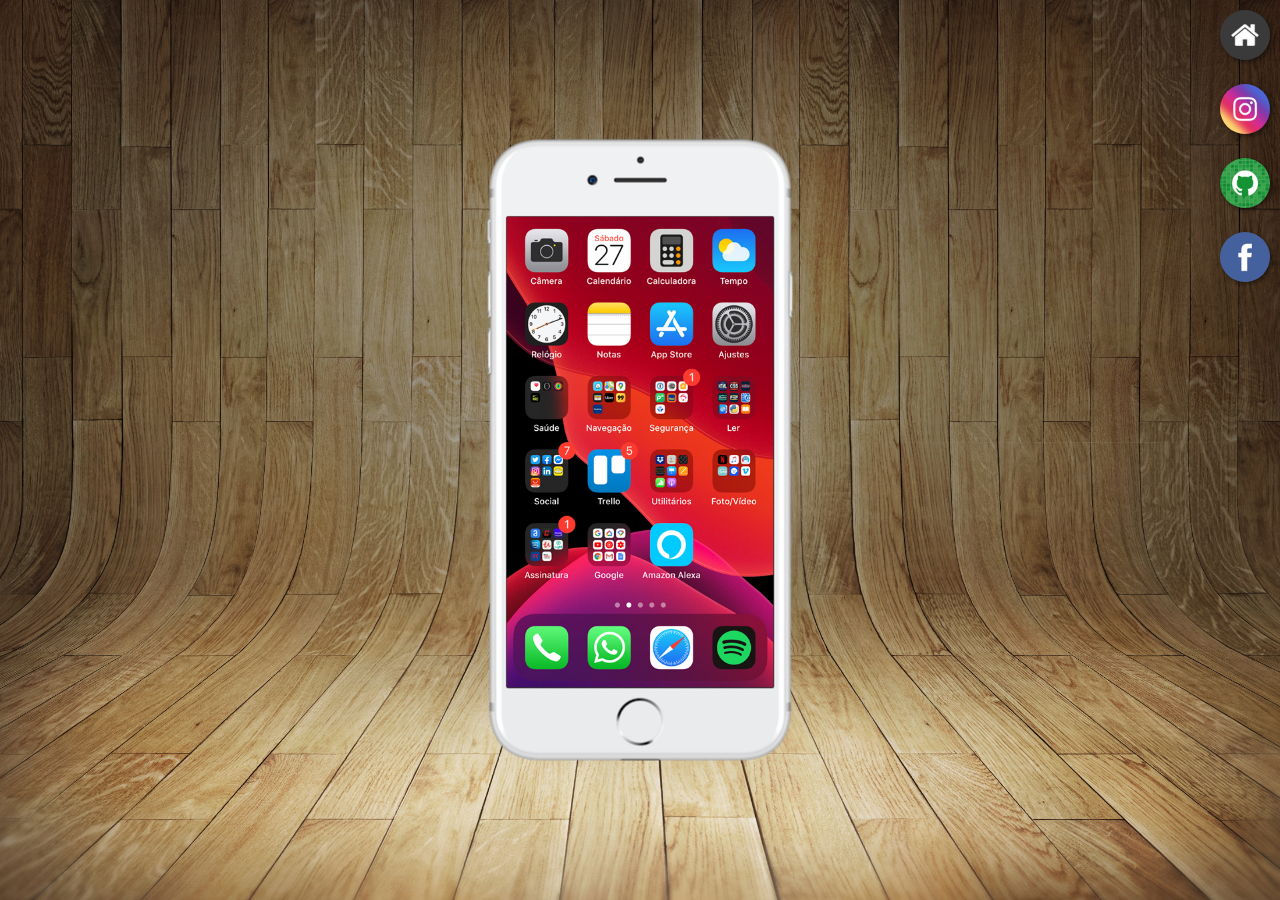
<file: index.html>
<!DOCTYPE html>
<html lang="pt-br">
<head>
    <meta charset="UTF-8">
    <meta name="viewport" content="width=device-width, initial-scale=1.0">
    <link rel="shortcut icon" href="favicon.ico" type="image/x-icon">
    <link rel="stylesheet" href="estilos/style.css">
    <title>Projeto Redes Sociais</title>
</head>
<body>
    <main>
        <section id="telefone">
            <iframe frameborder="0" src="home.html" name="tela" id="tela">
            Seu navegador nao é compativel com Iframe!
            </iframe>
        </section>
        <section id="redes-sociais">
            <a href="home.html" target="tela"><img src="imagens/logo-home.jpg" alt="Home"></a><br>
            <a href="instagram.html" target="tela"><img src="imagens/logo-instagram.jpg" alt="Instagram"></a><br>
            <a href="github.html" target="tela"><img src="imagens/logo-github.jpg" alt="Github"></a><br>
            <a href="facebook.html" target="tela"><img src="imagens/logo-facebook.jpg" alt="Facebook"></a>
        </section>
    </main>
</body>
</html>
</file>
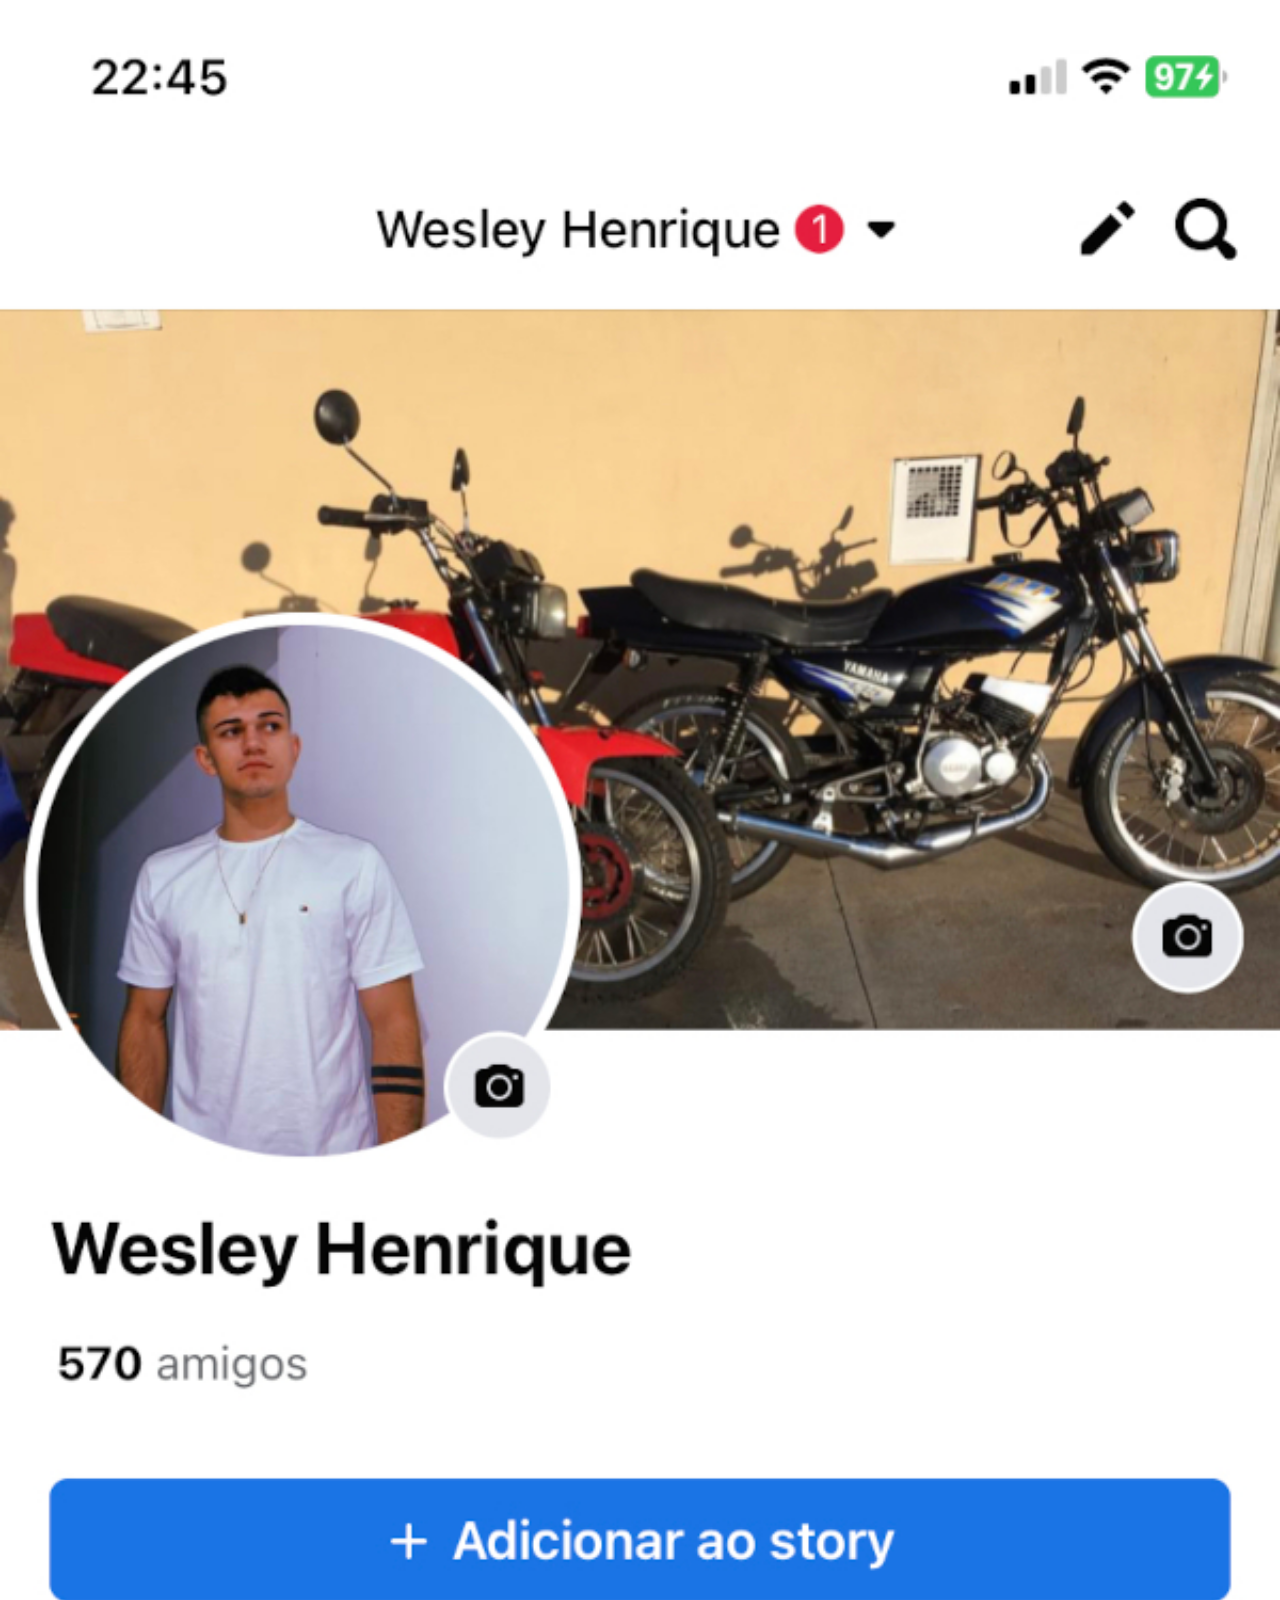
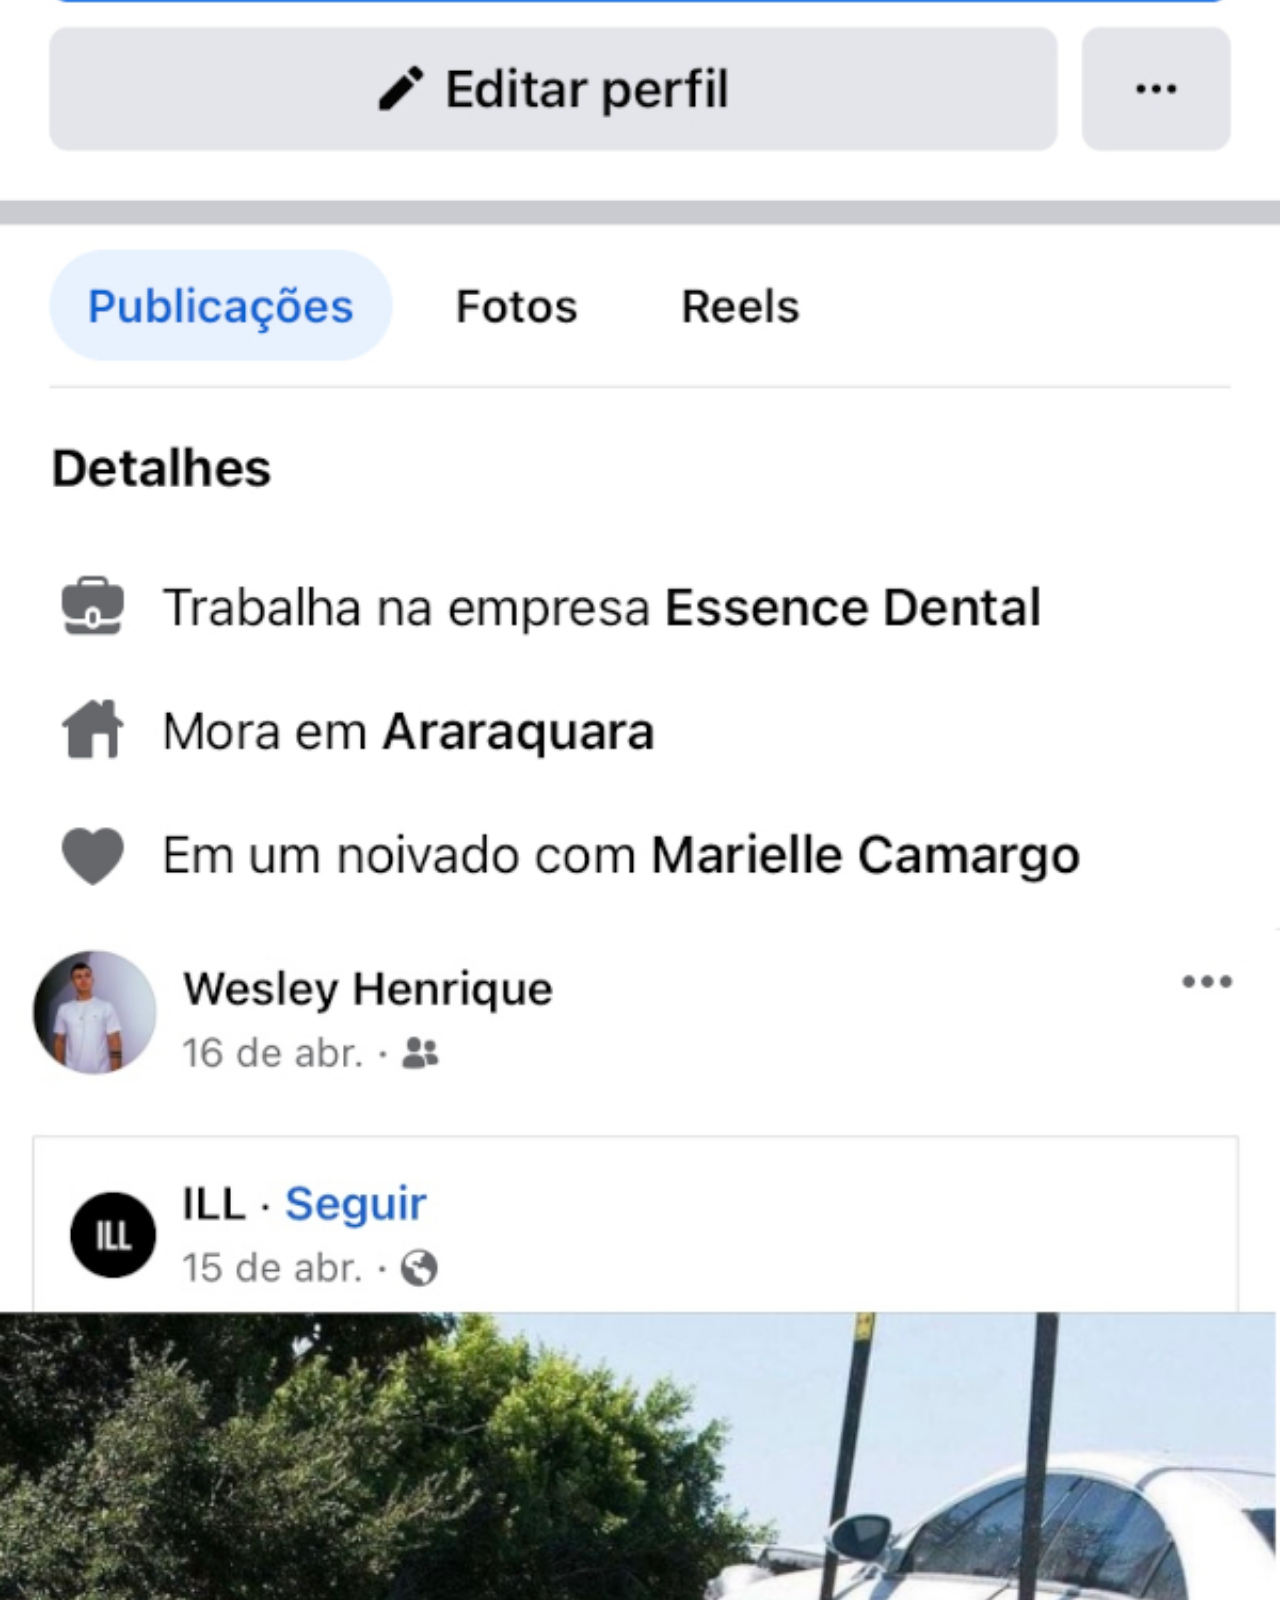
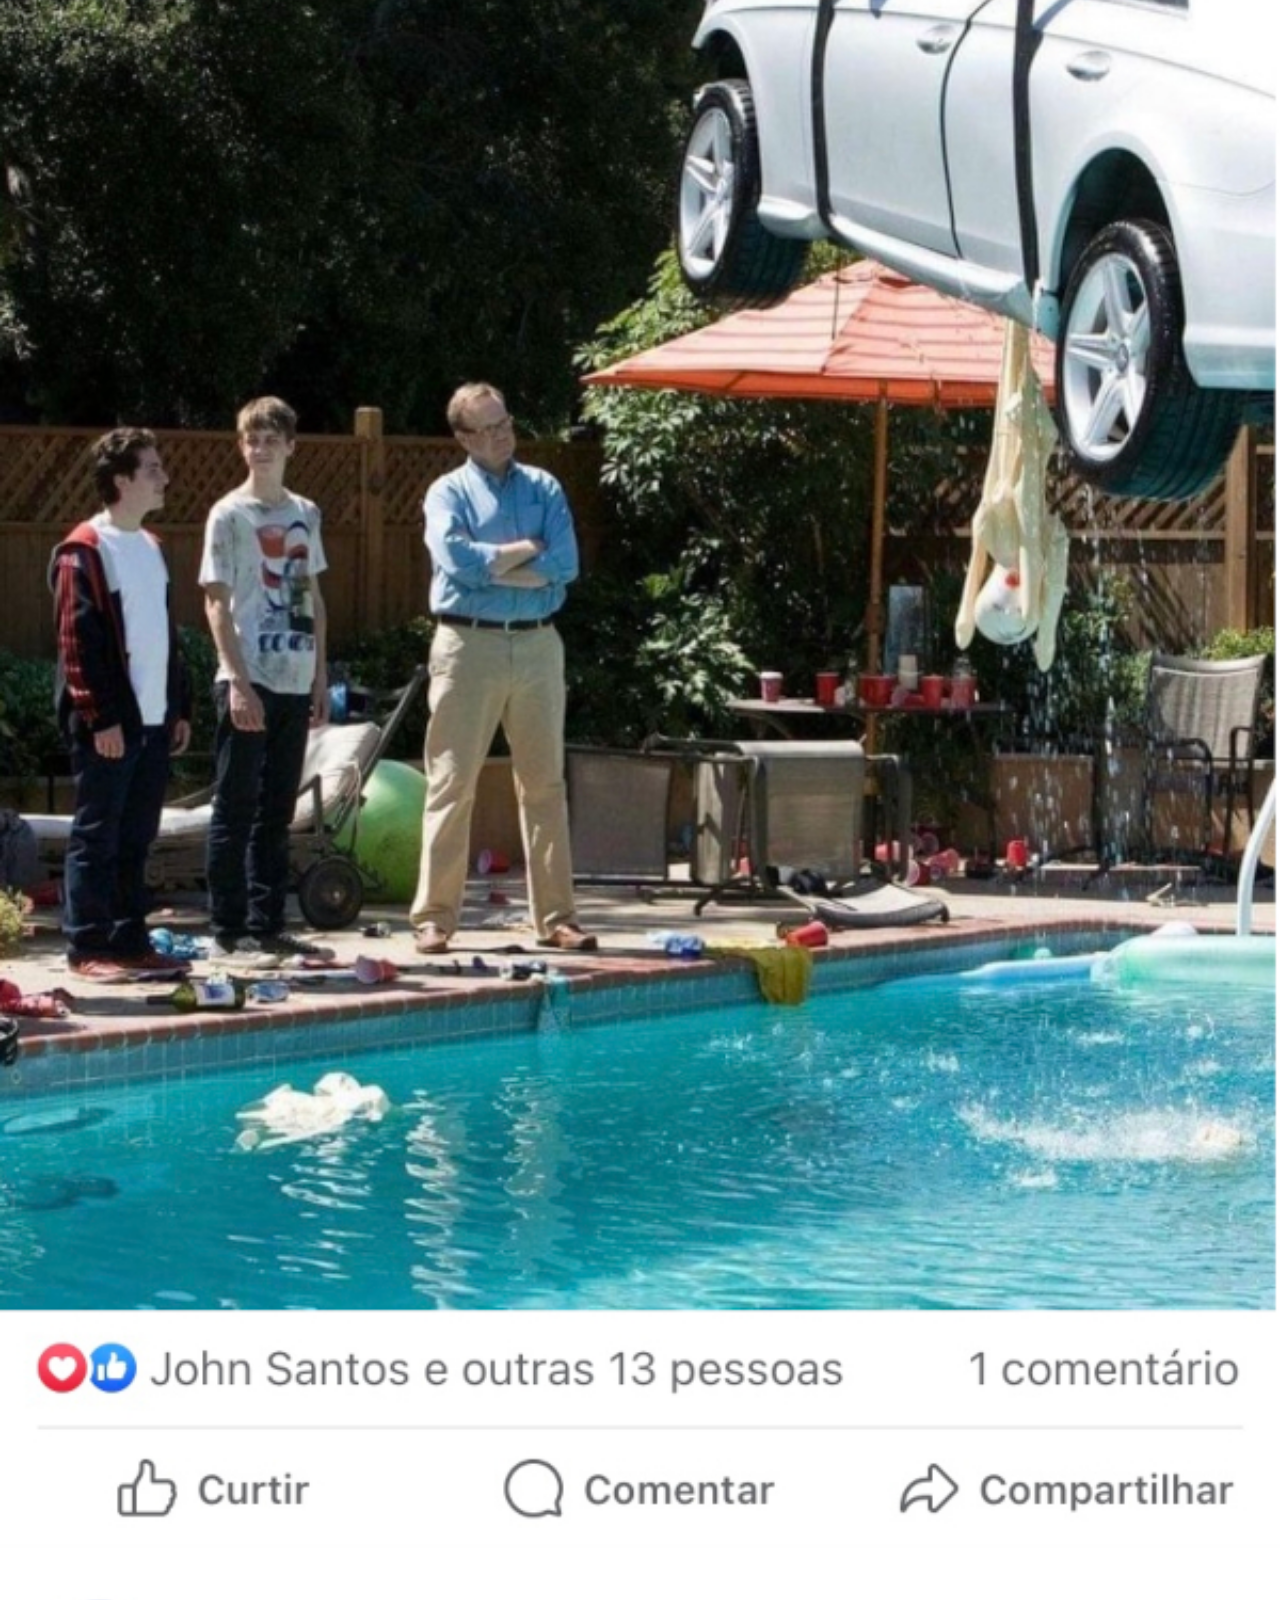
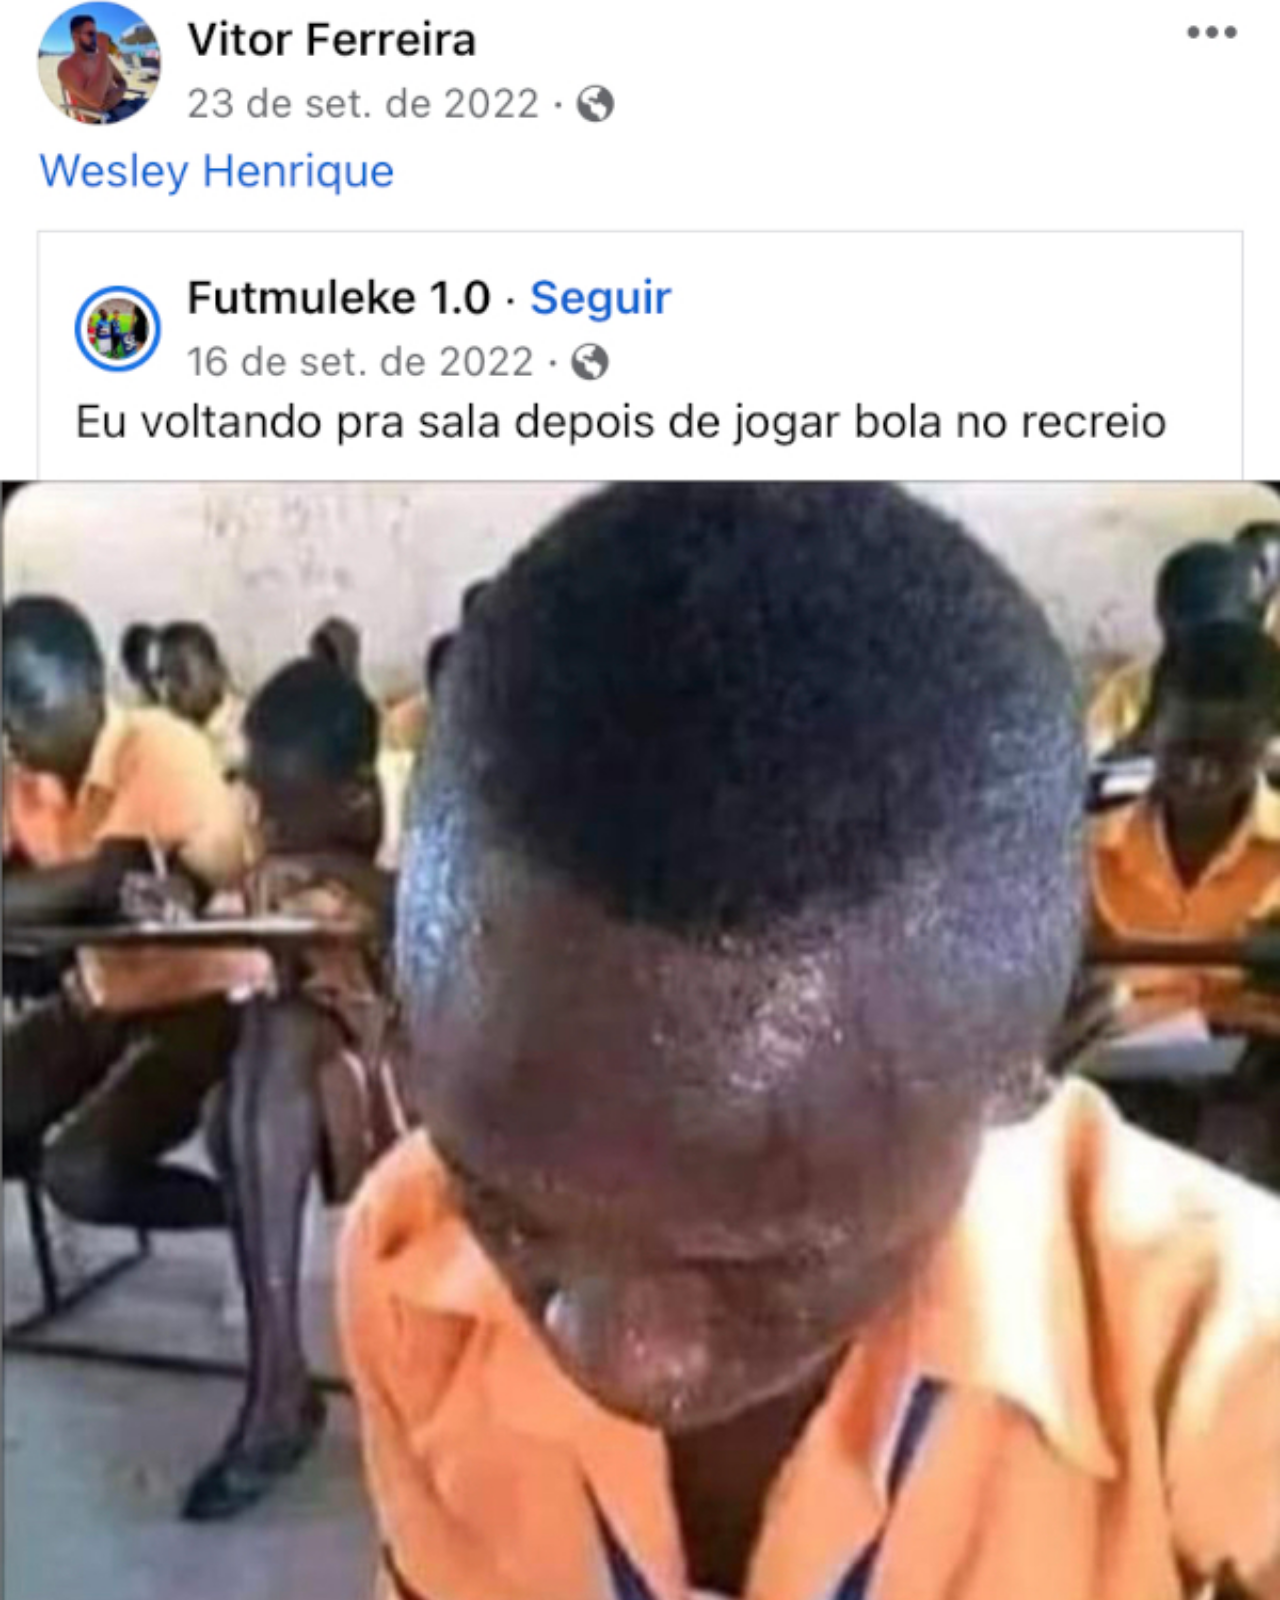
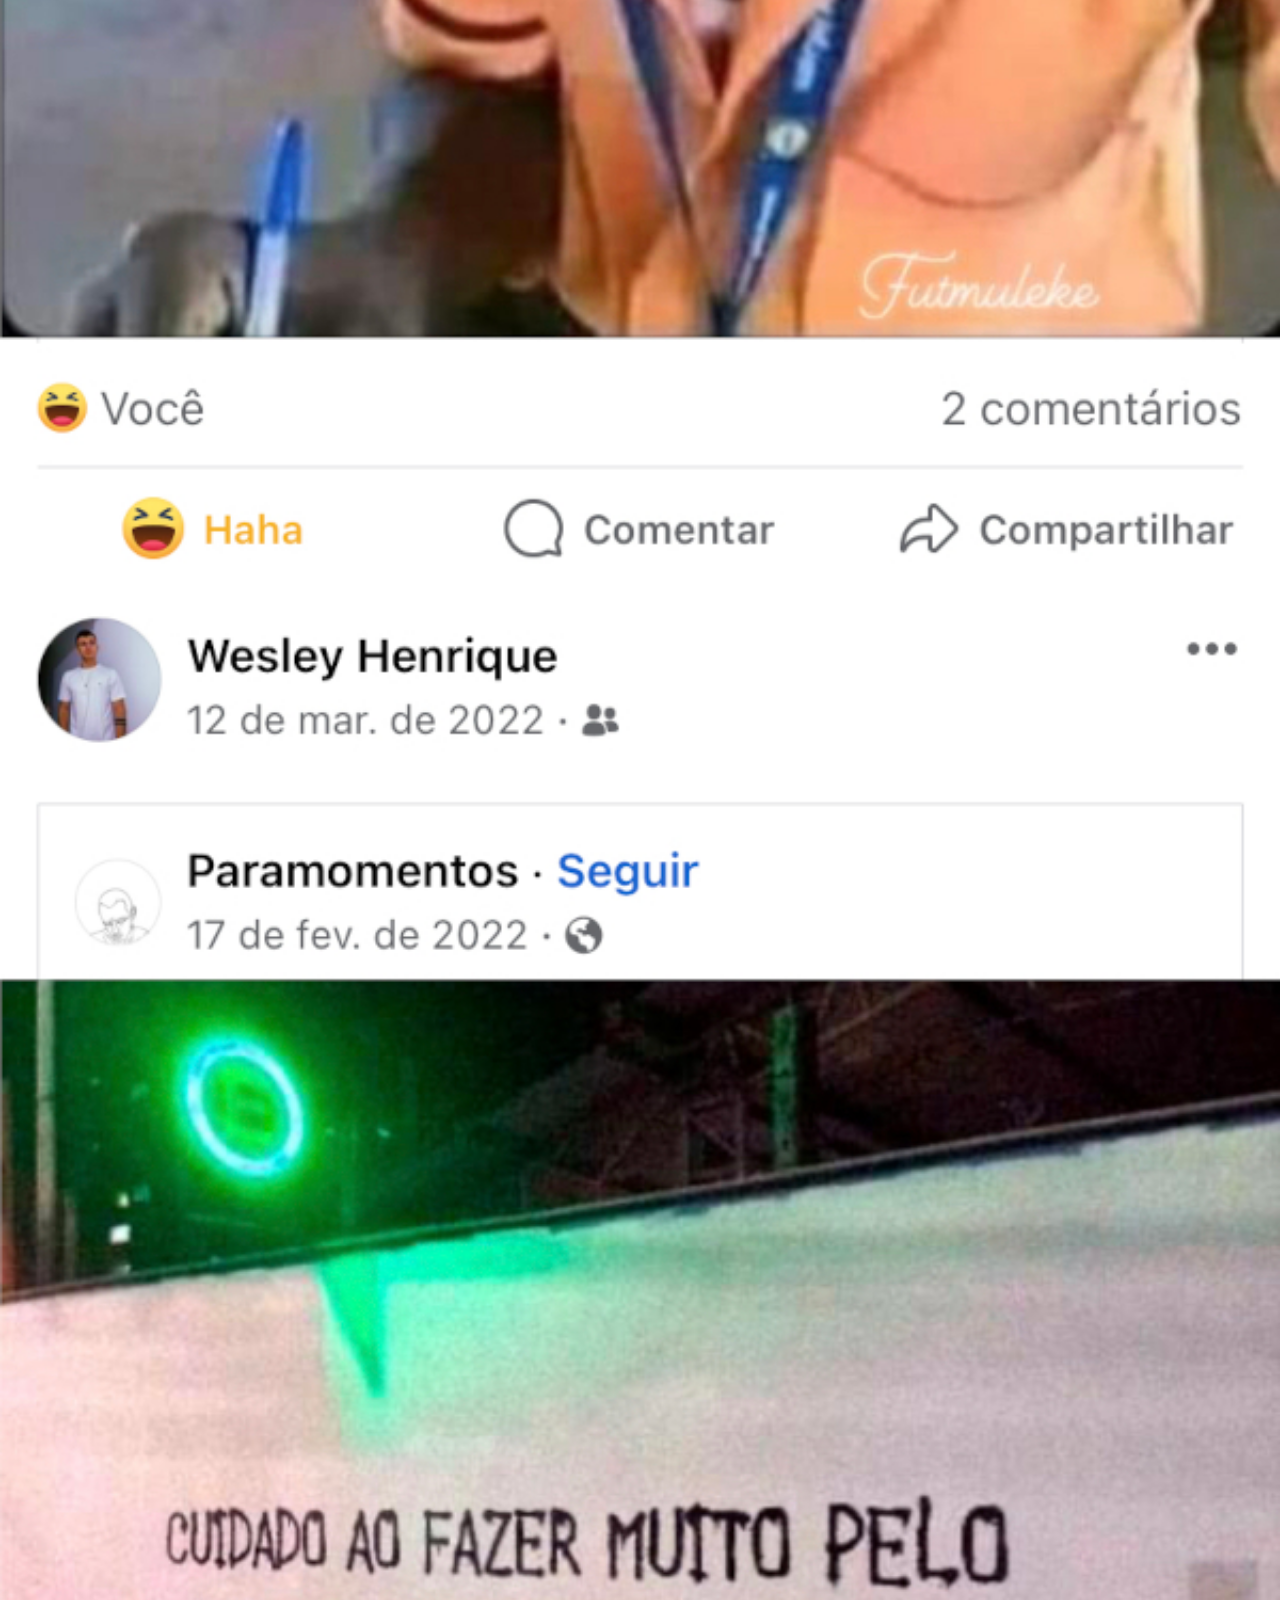
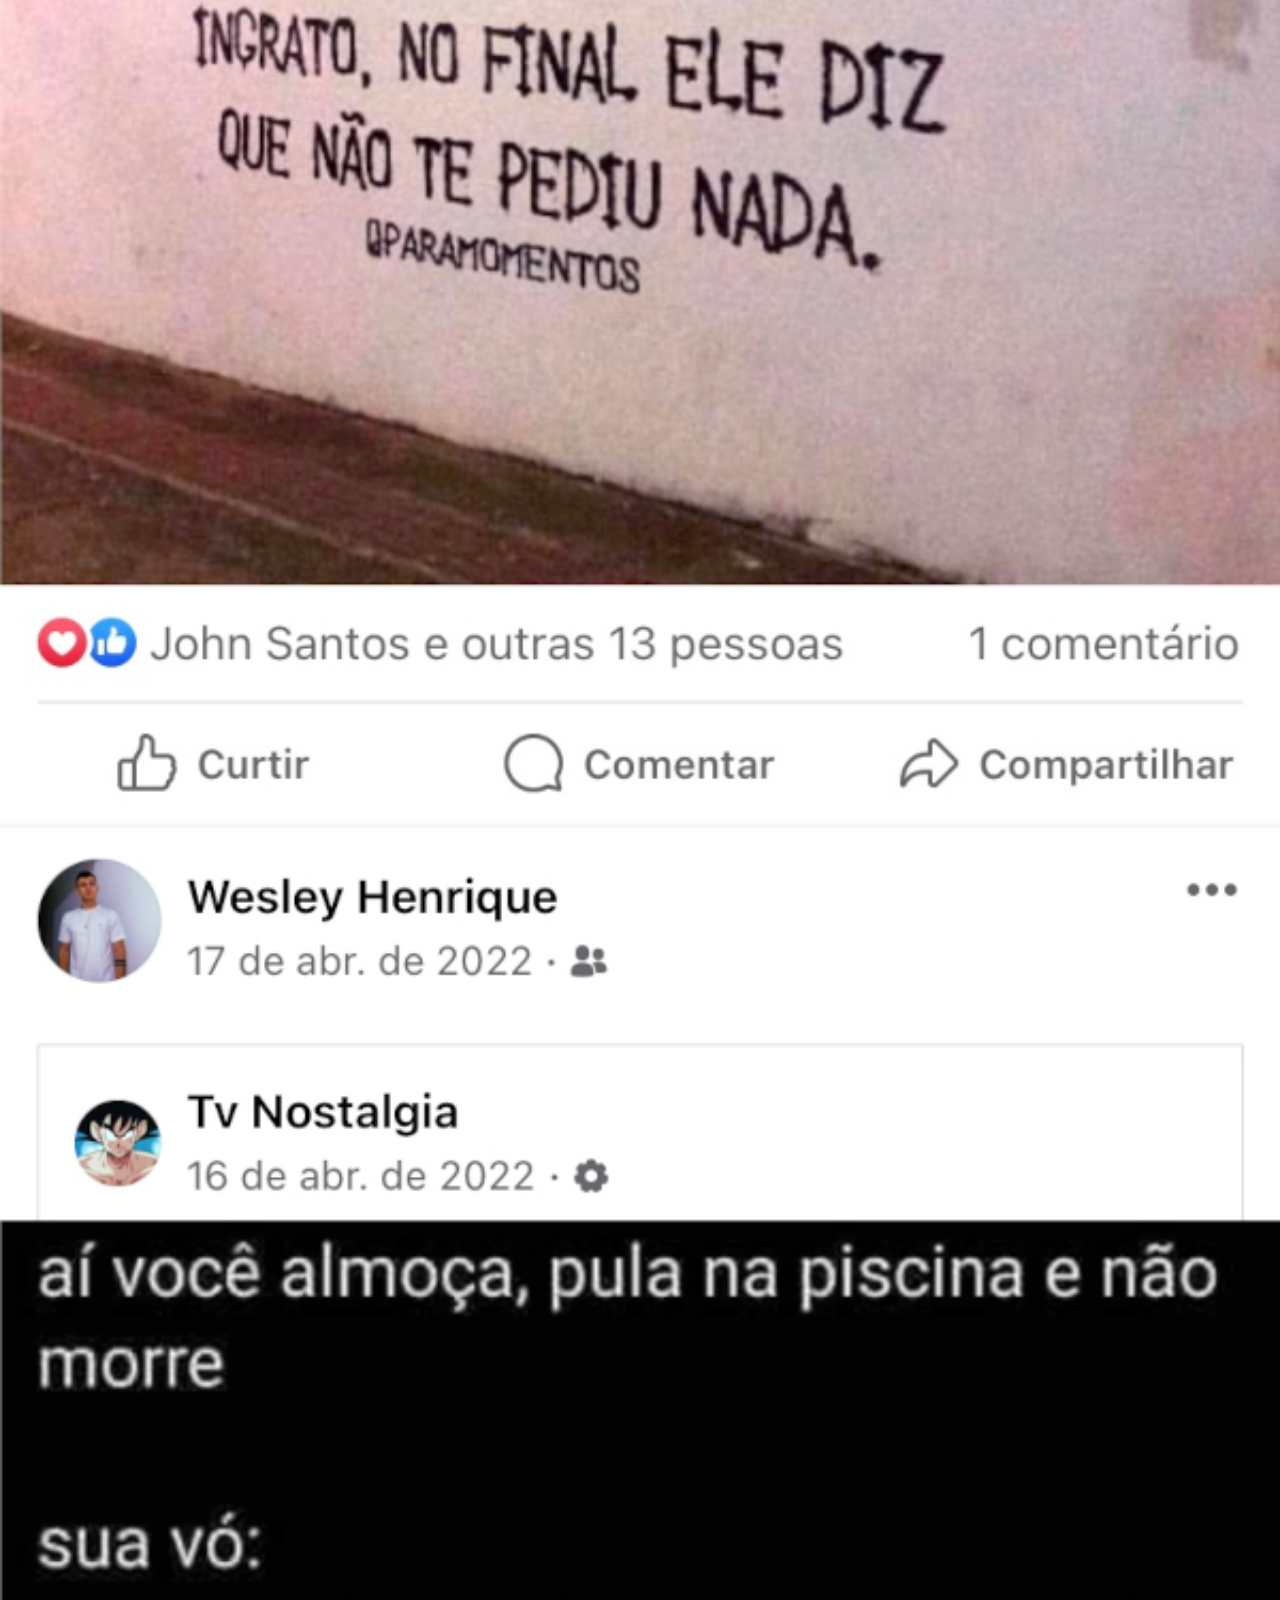
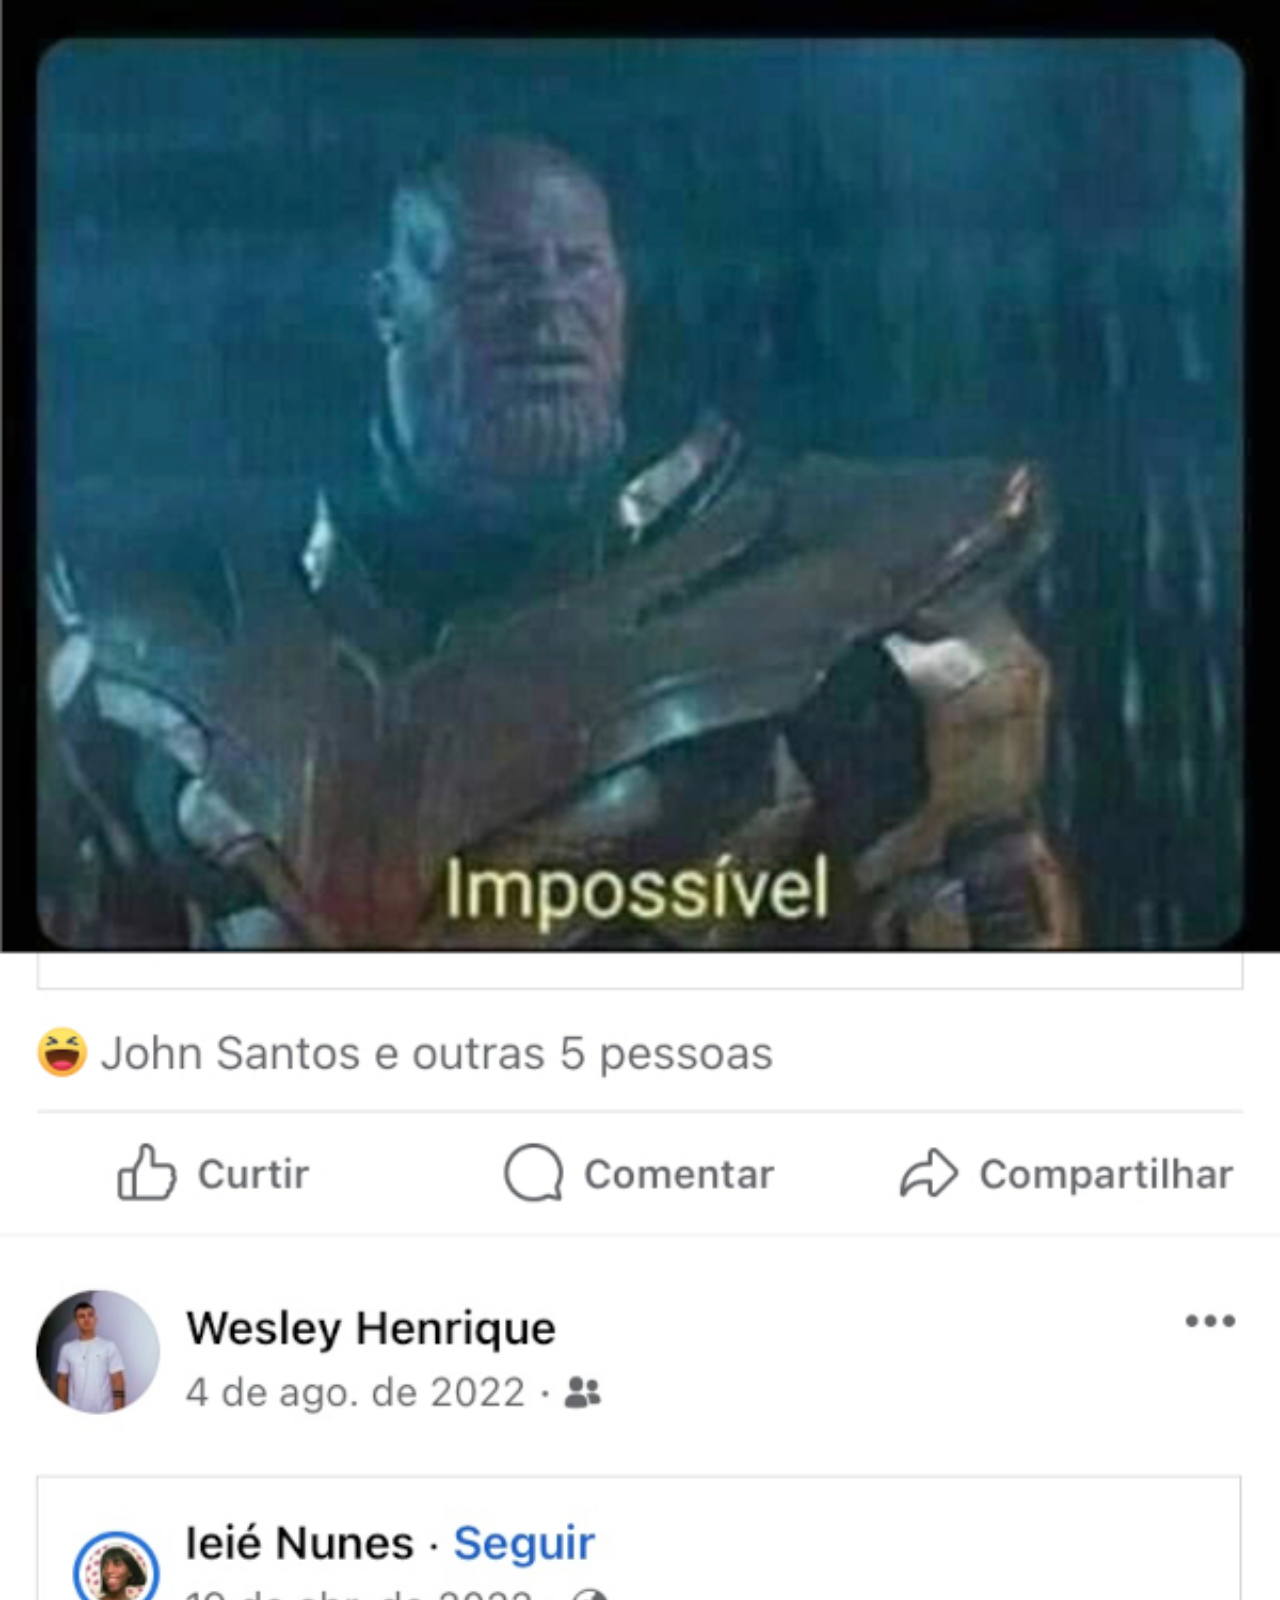
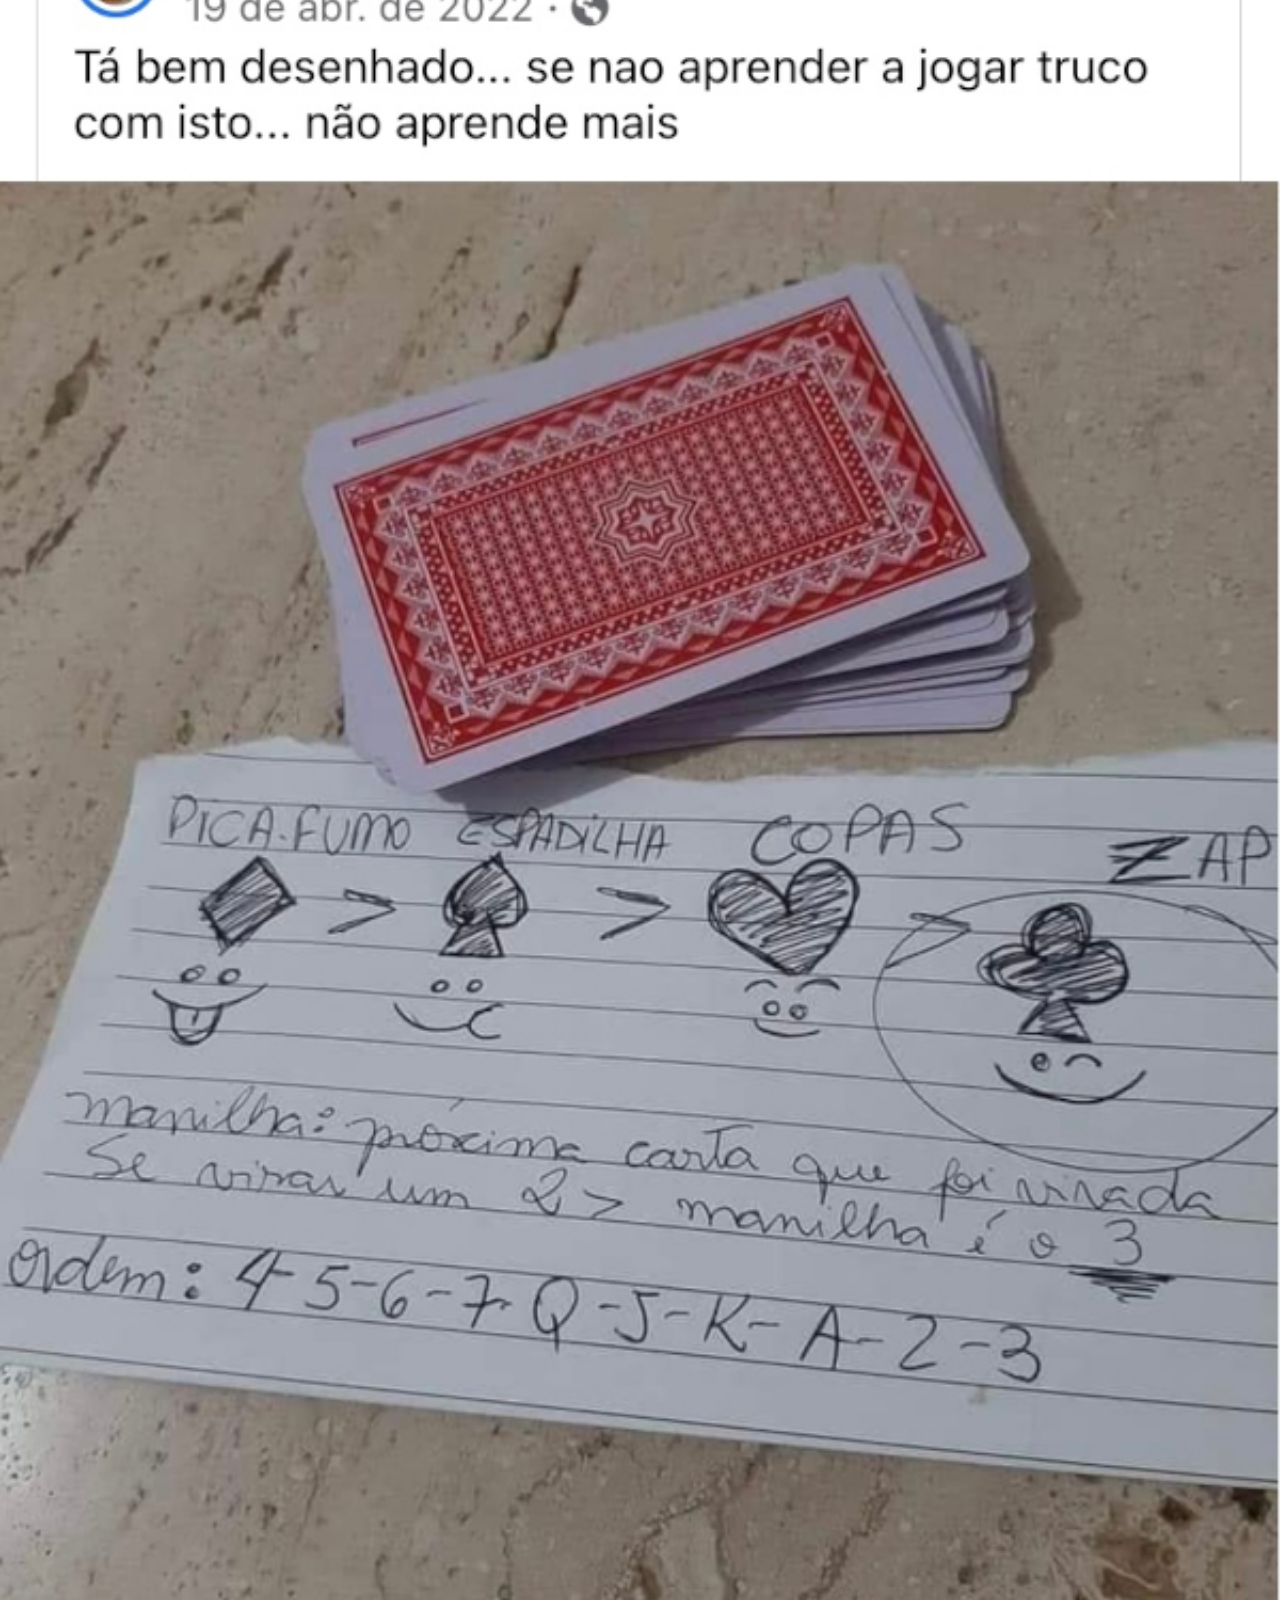
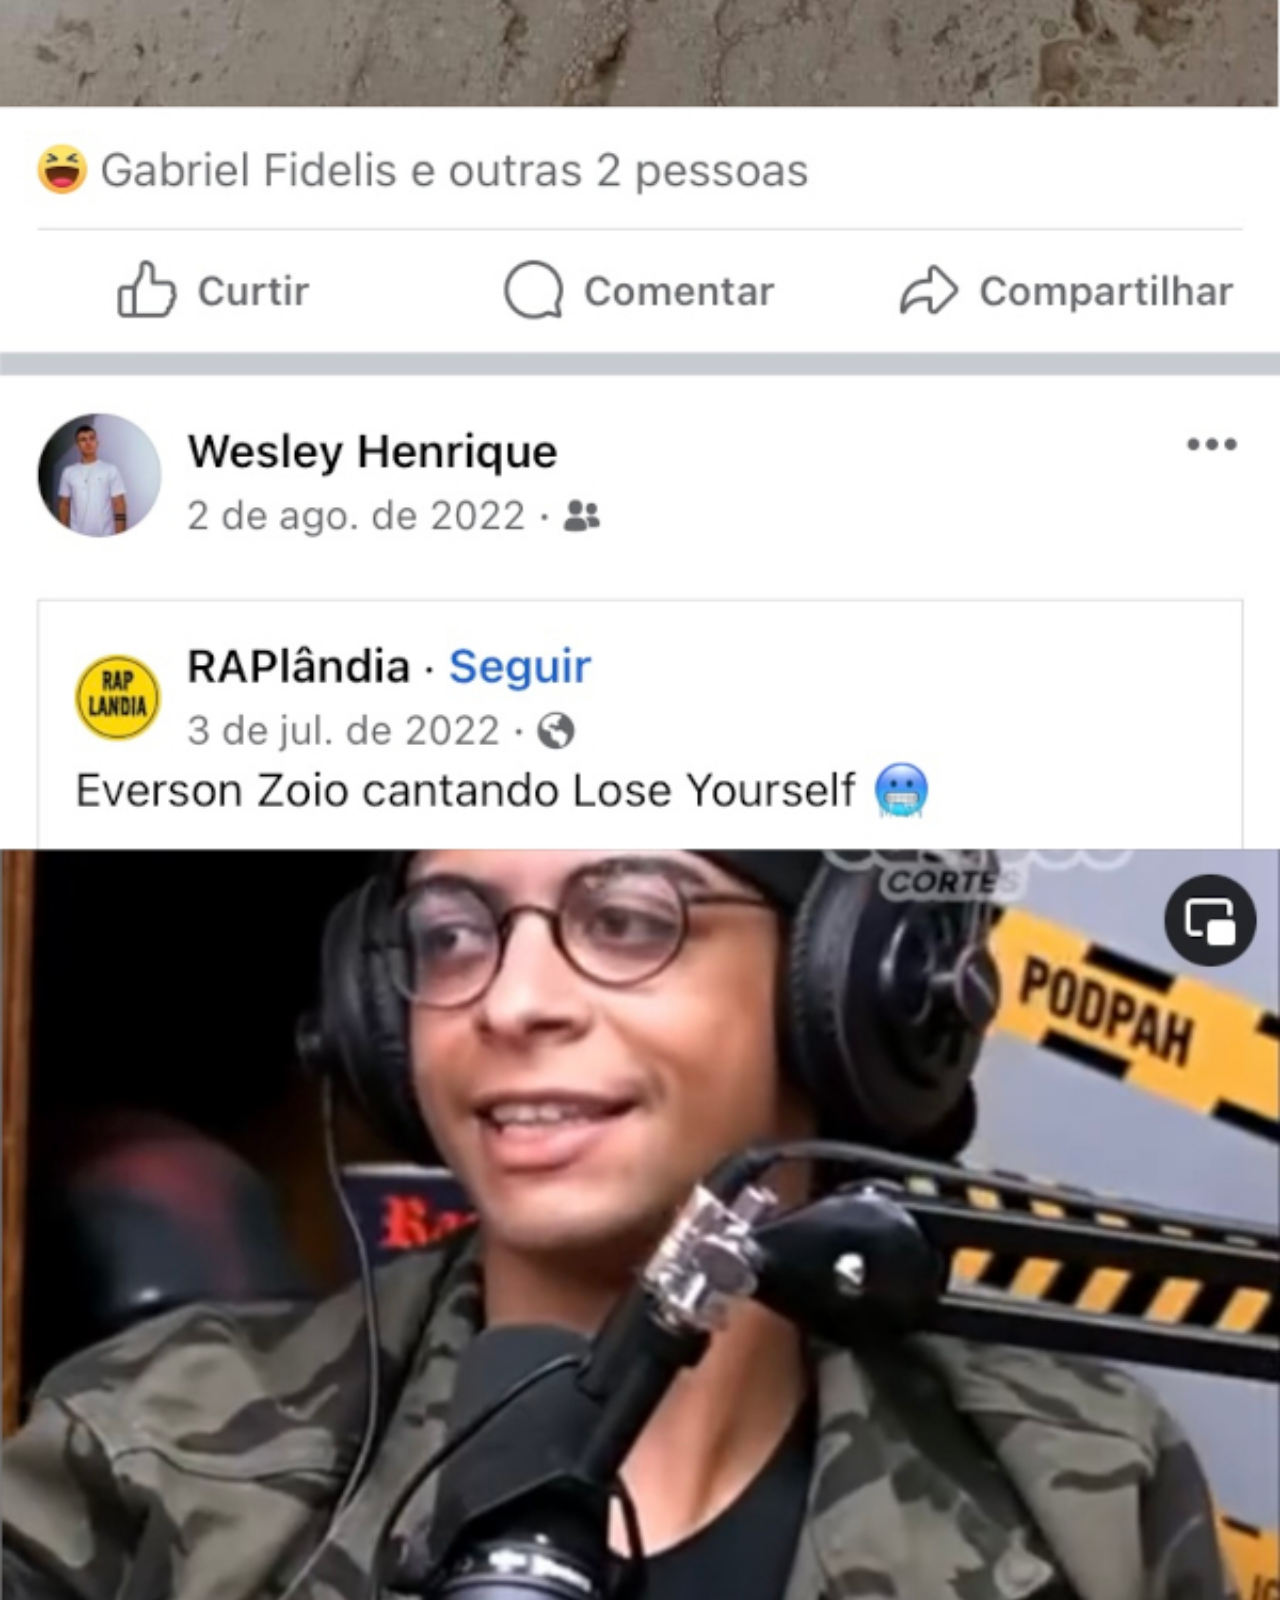
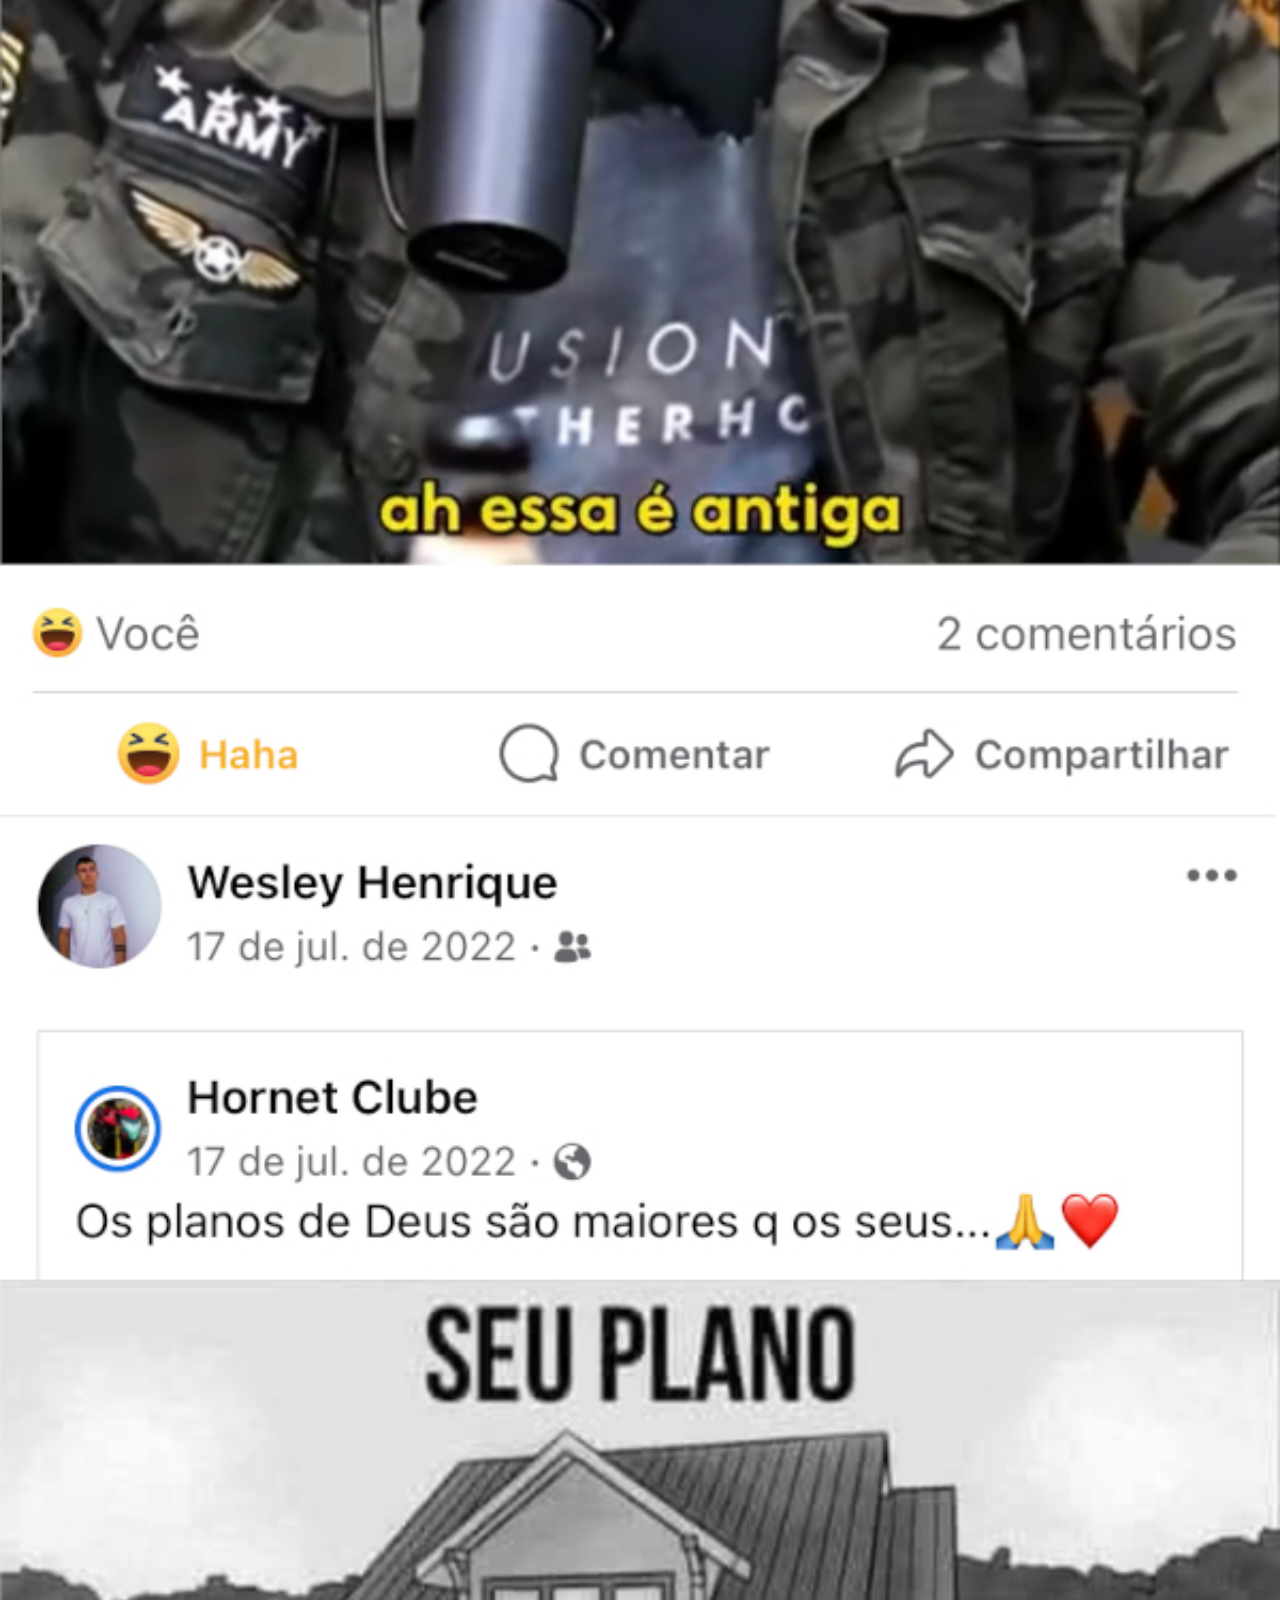
<file: facebook.html>
<!DOCTYPE html>
<html lang="pt-br">
<head>
    <meta charset="UTF-8">
    <meta name="viewport" content="width=device-width, initial-scale=1.0">
    <link rel="stylesheet" href="estilos/social.css">
    <title>Facebook</title>
</head>
<body>
    <img src="imagens/facebook-wes.jpg" alt="Facebook">
    <a href="https://www.facebook.com/people/Wesley-Henrique/pfbid0SaBqndBUzieJ199Z9gtR6vFa66phqopCro6uXSH9iwNGc1uSXBpkpqHZDYJWF64Bl/" target="_blank">Adicione no Facebook</a>
</body>
</html>
</file>
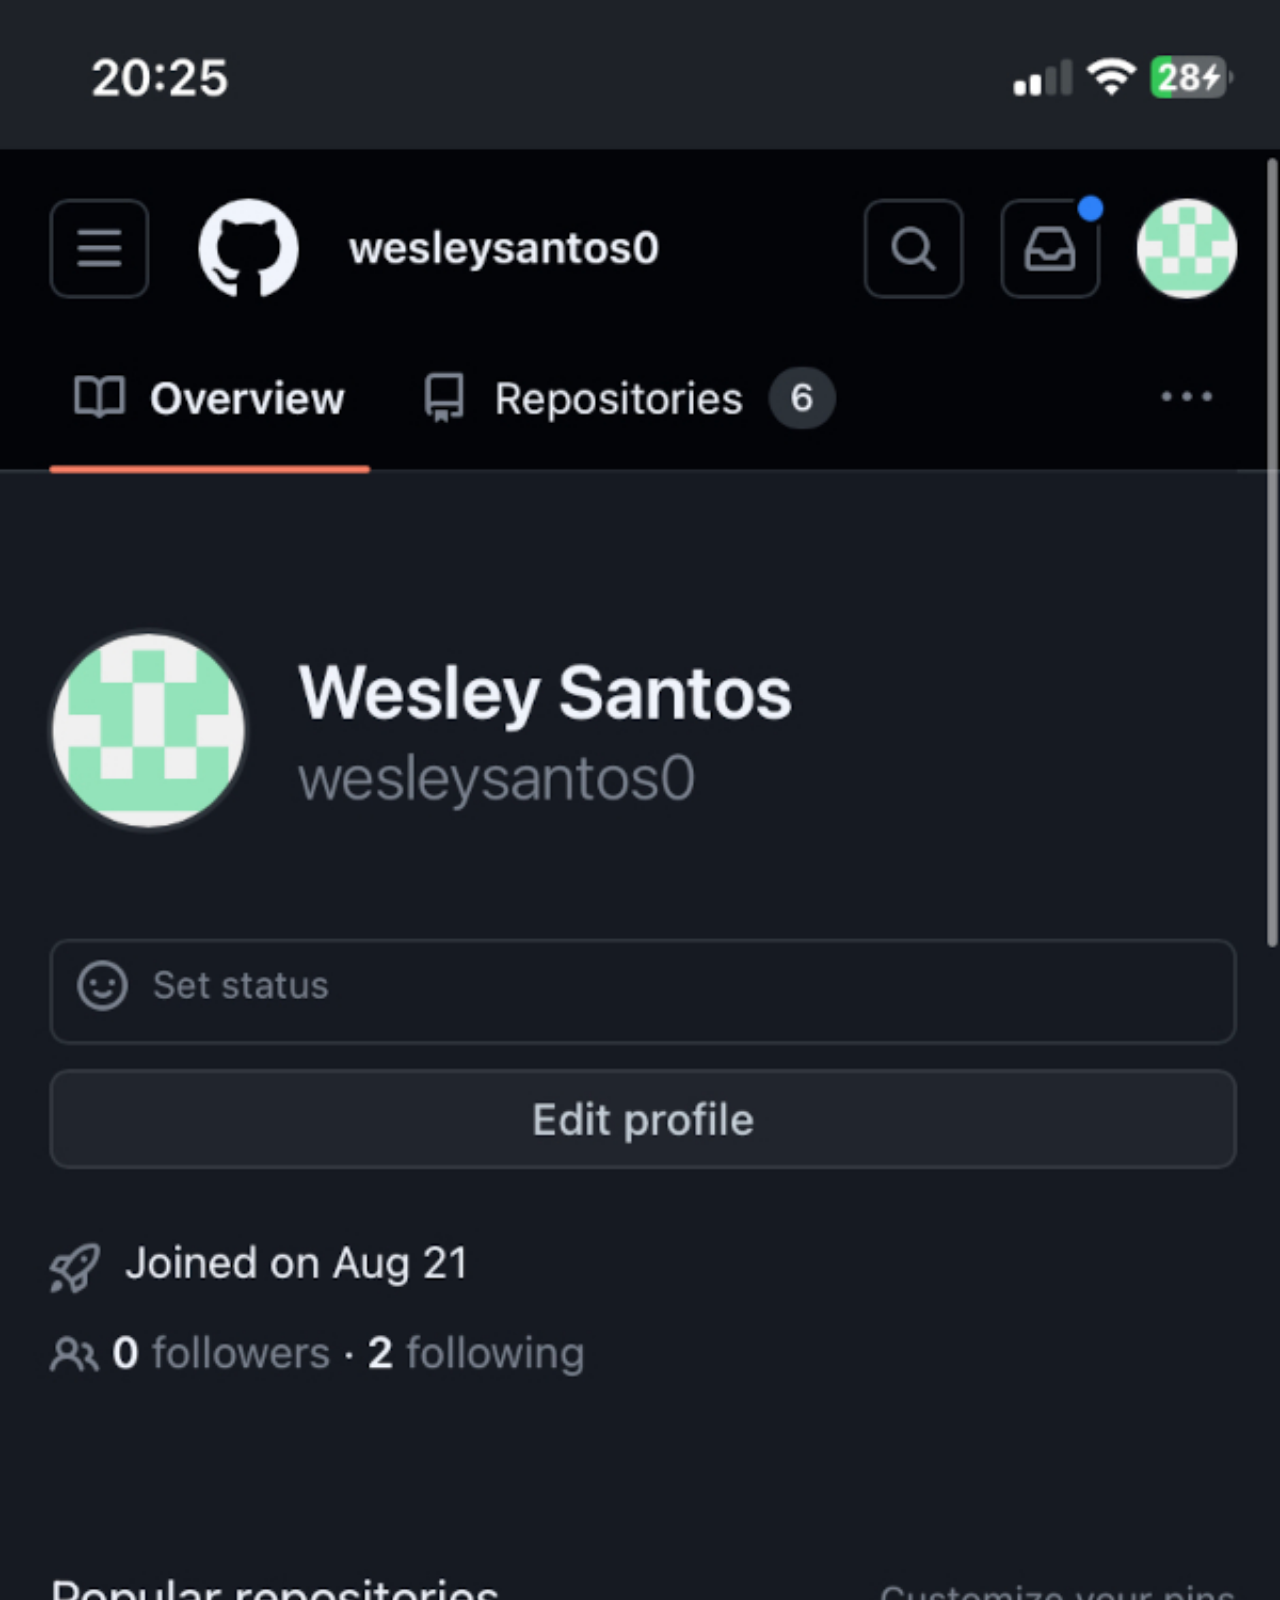
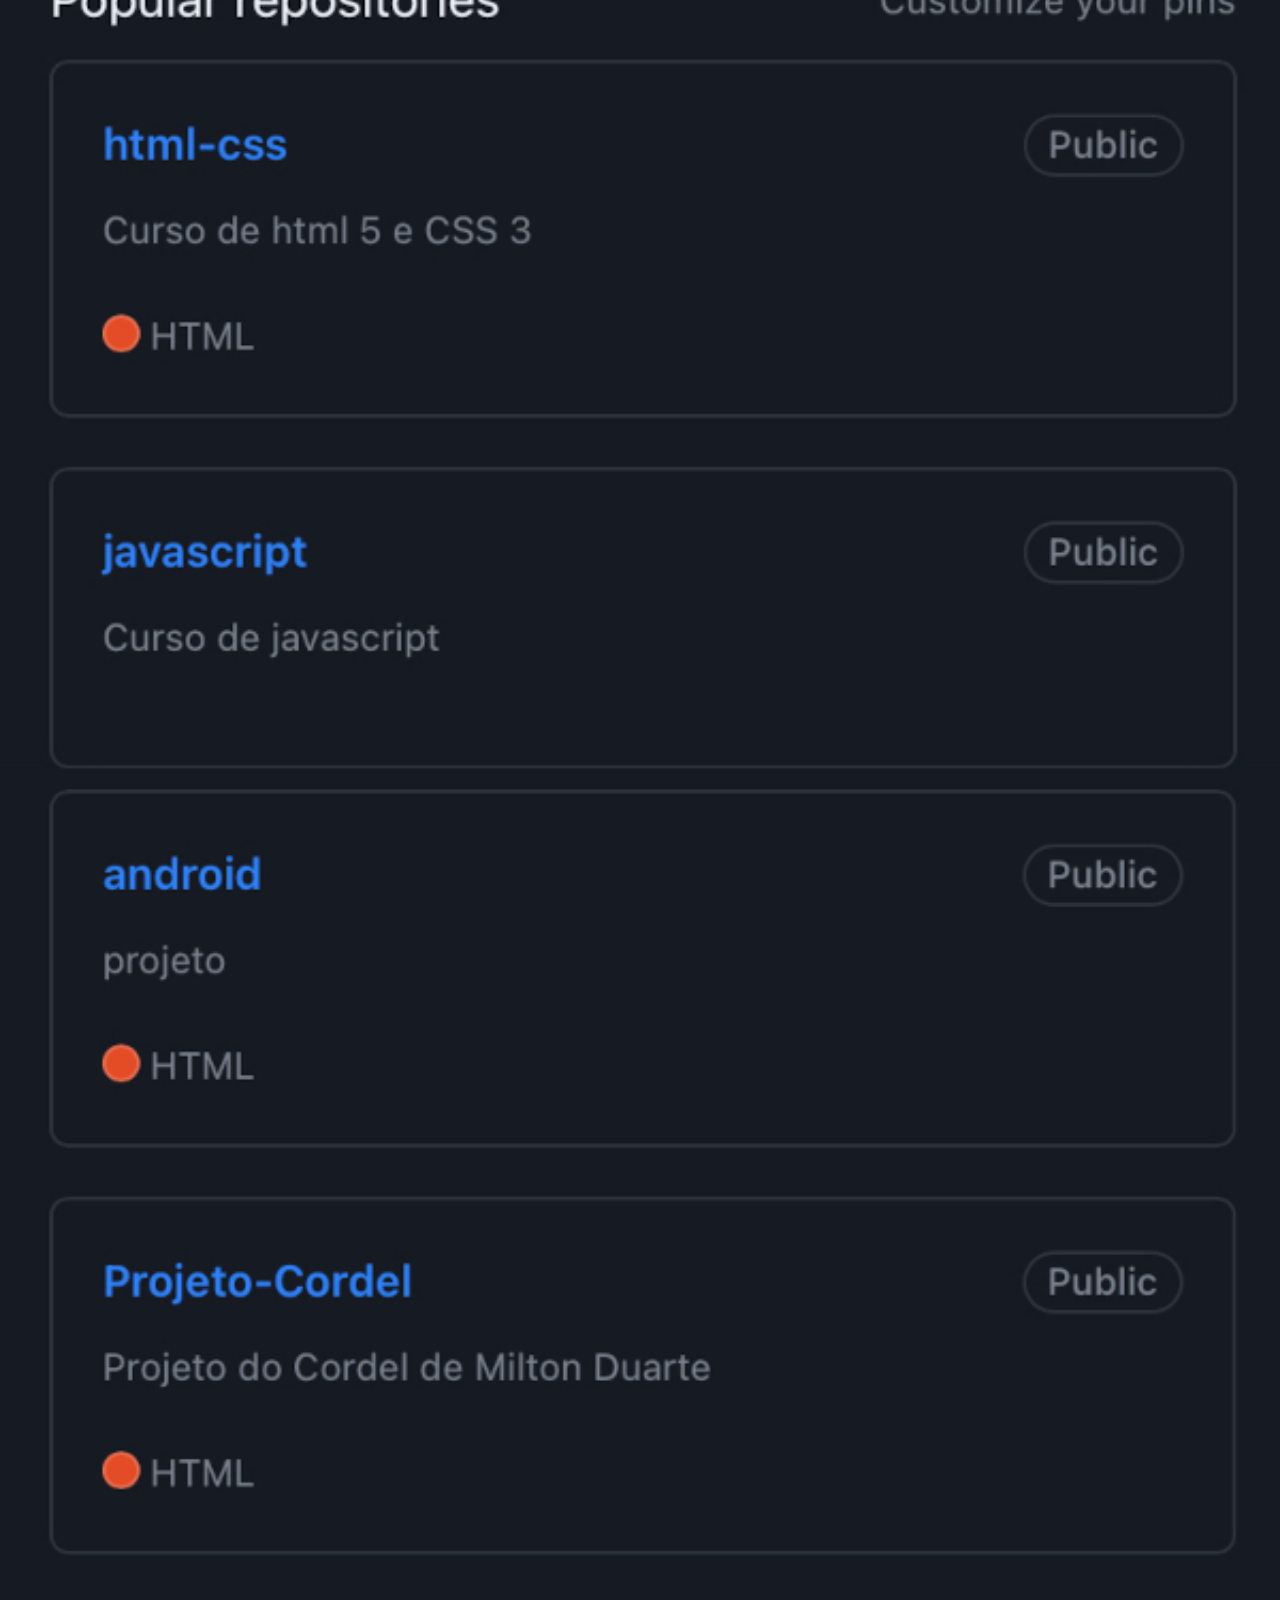
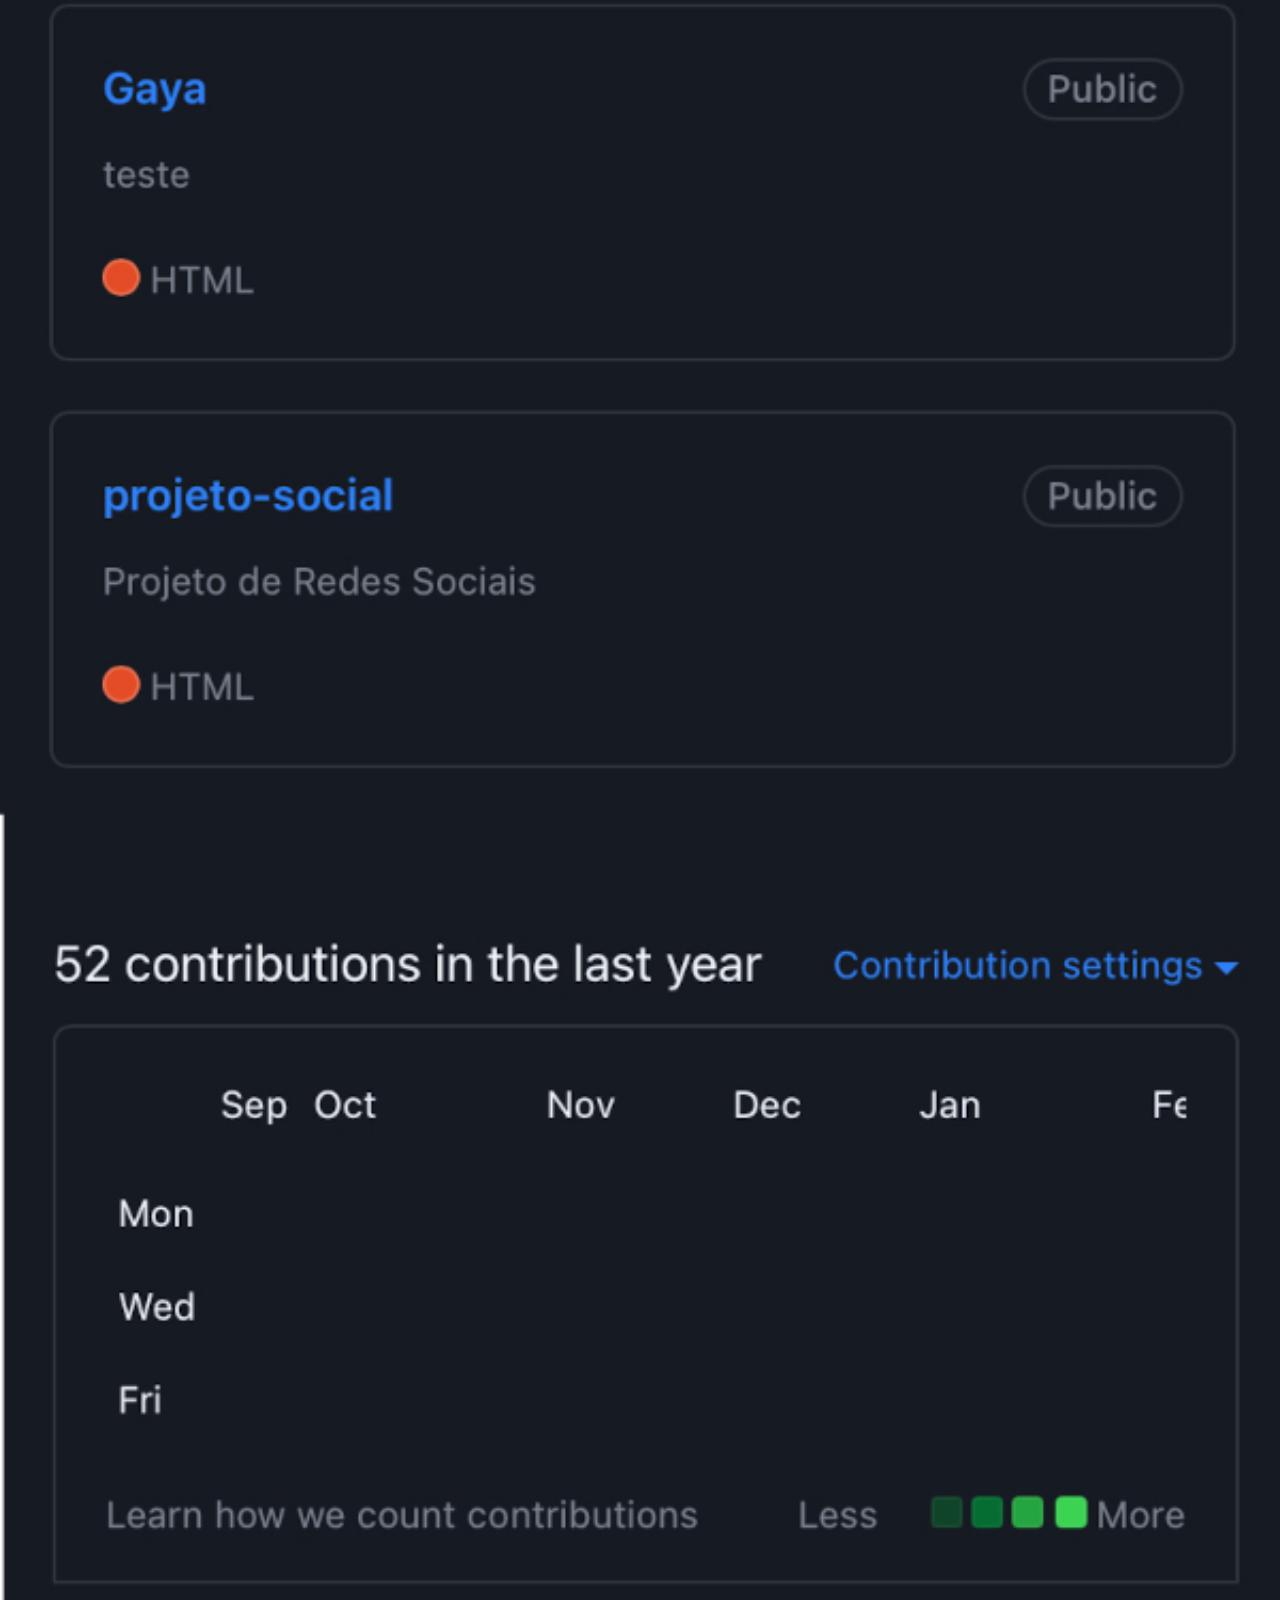
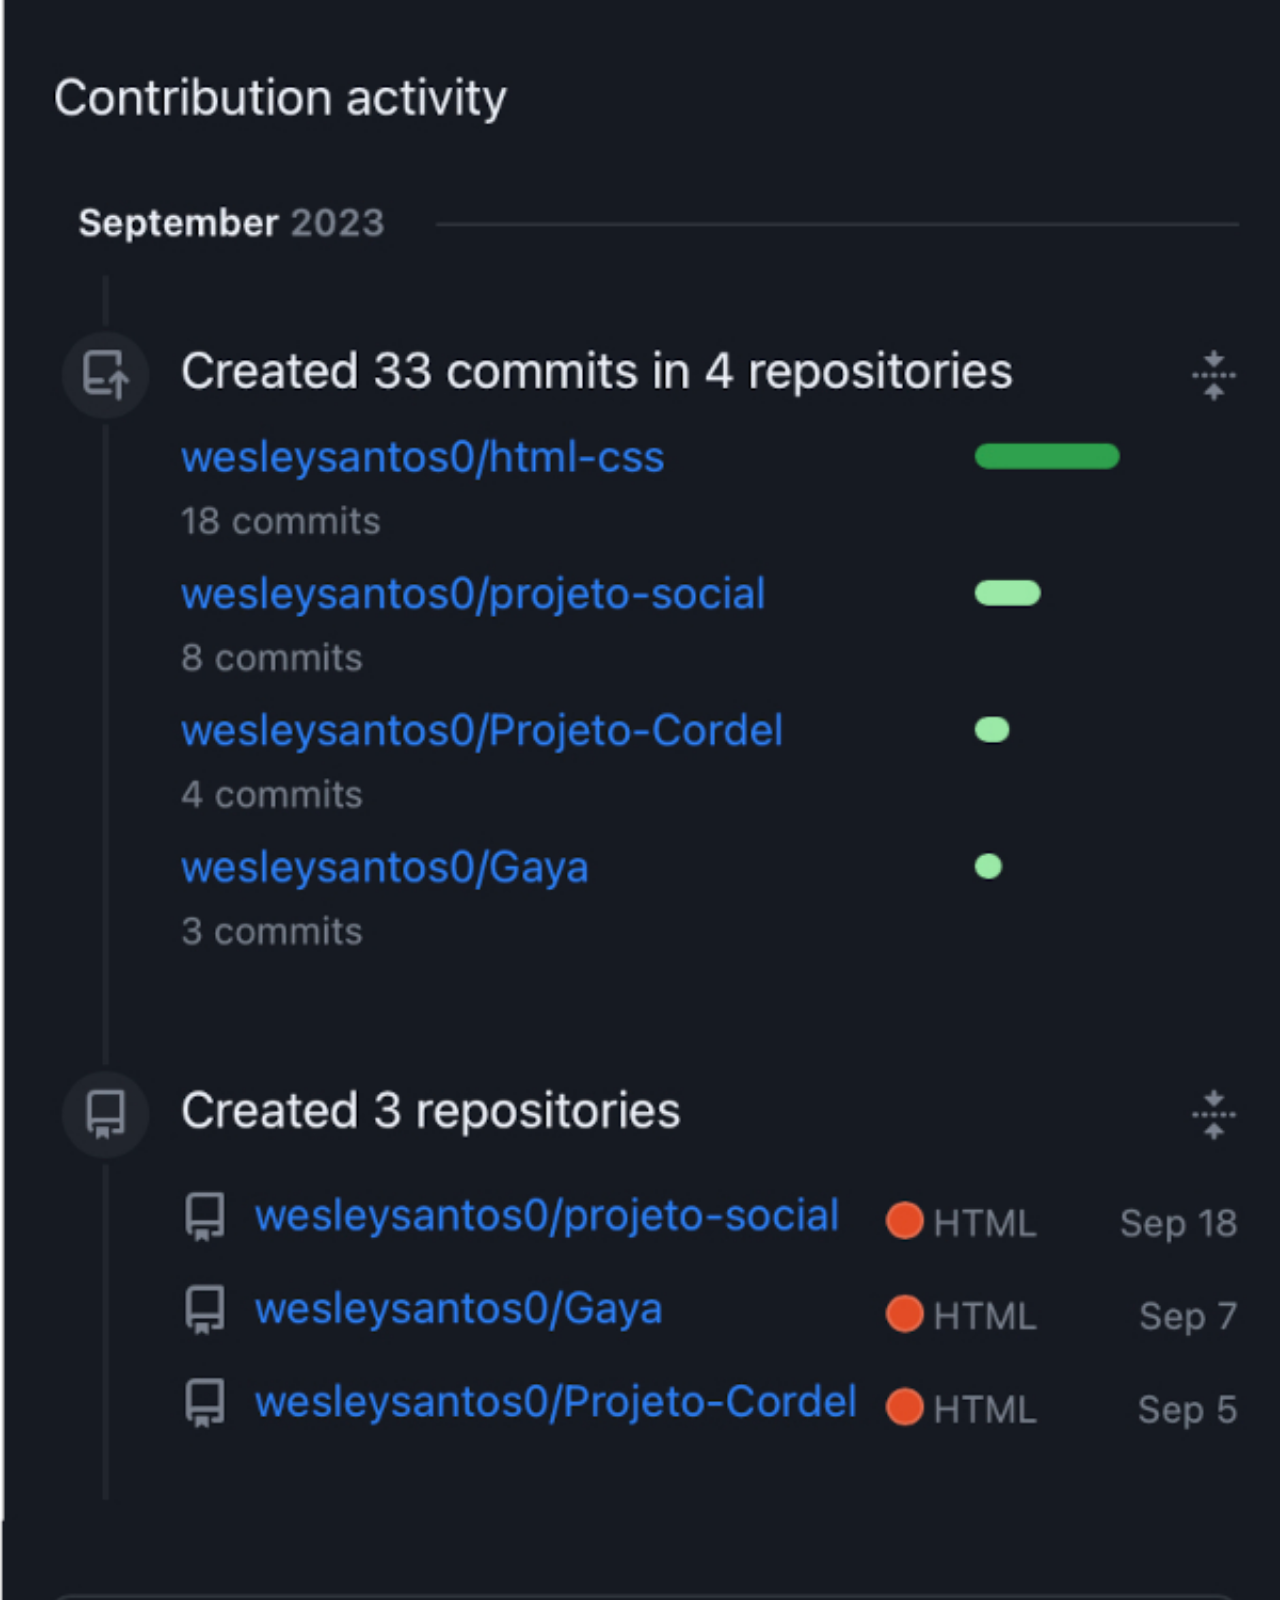
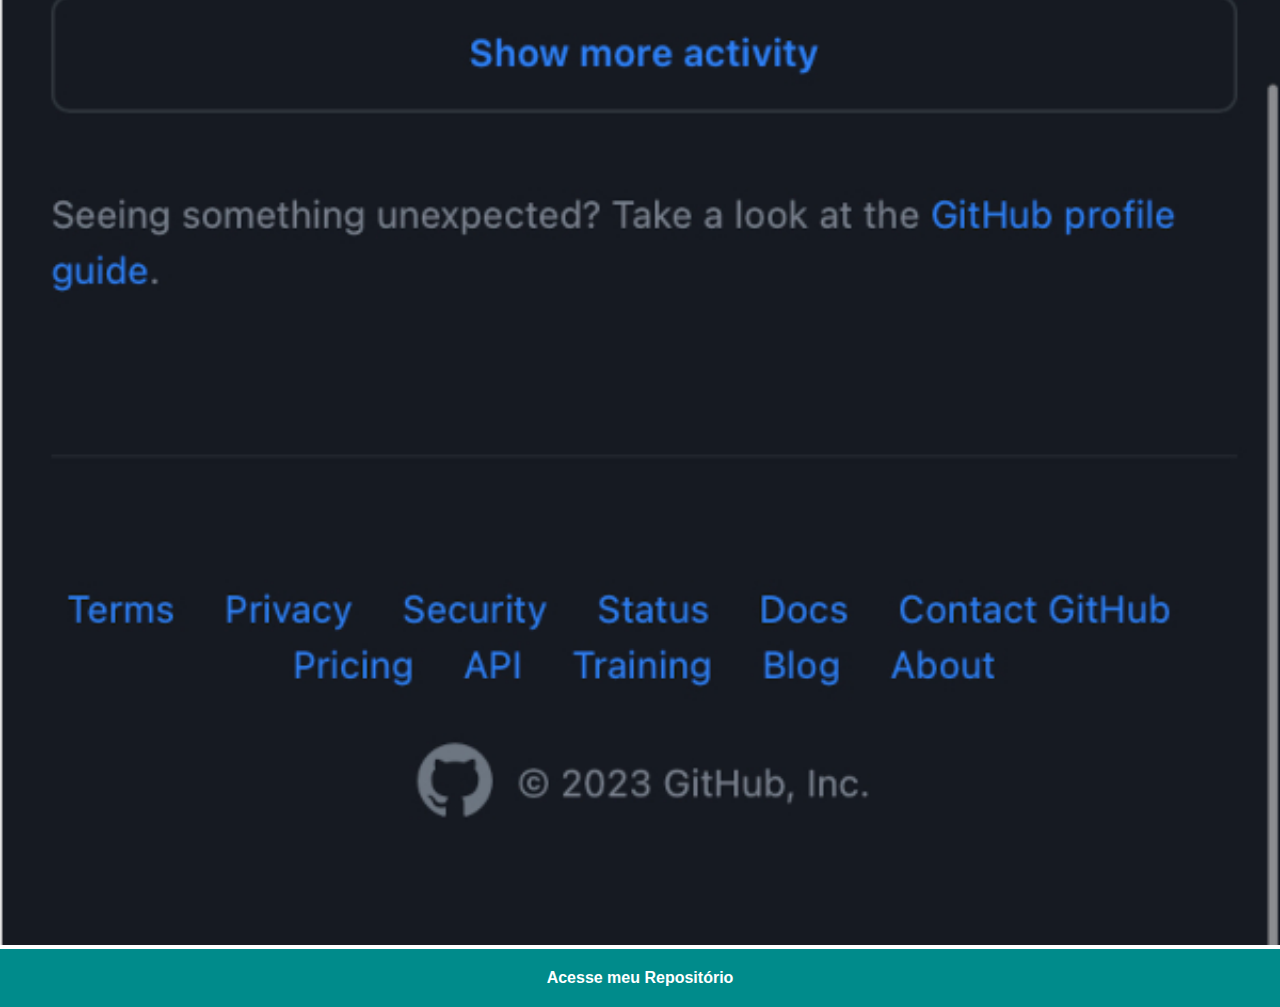
<file: github.html>
<!DOCTYPE html>
<html lang="pt-br">
<head>
    <meta charset="UTF-8">
    <meta name="viewport" content="width=device-width, initial-scale=1.0">
    <link rel="stylesheet" href="estilos/social.css">
    <title>Github</title>
</head>
<body>
    <img src="imagens/github-wesl.jpg" alt="Github">
    <a href="https://github.com/wesleysantos0/" target="_blank">Acesse meu Repositório</a>
</body>
</html>
</file>
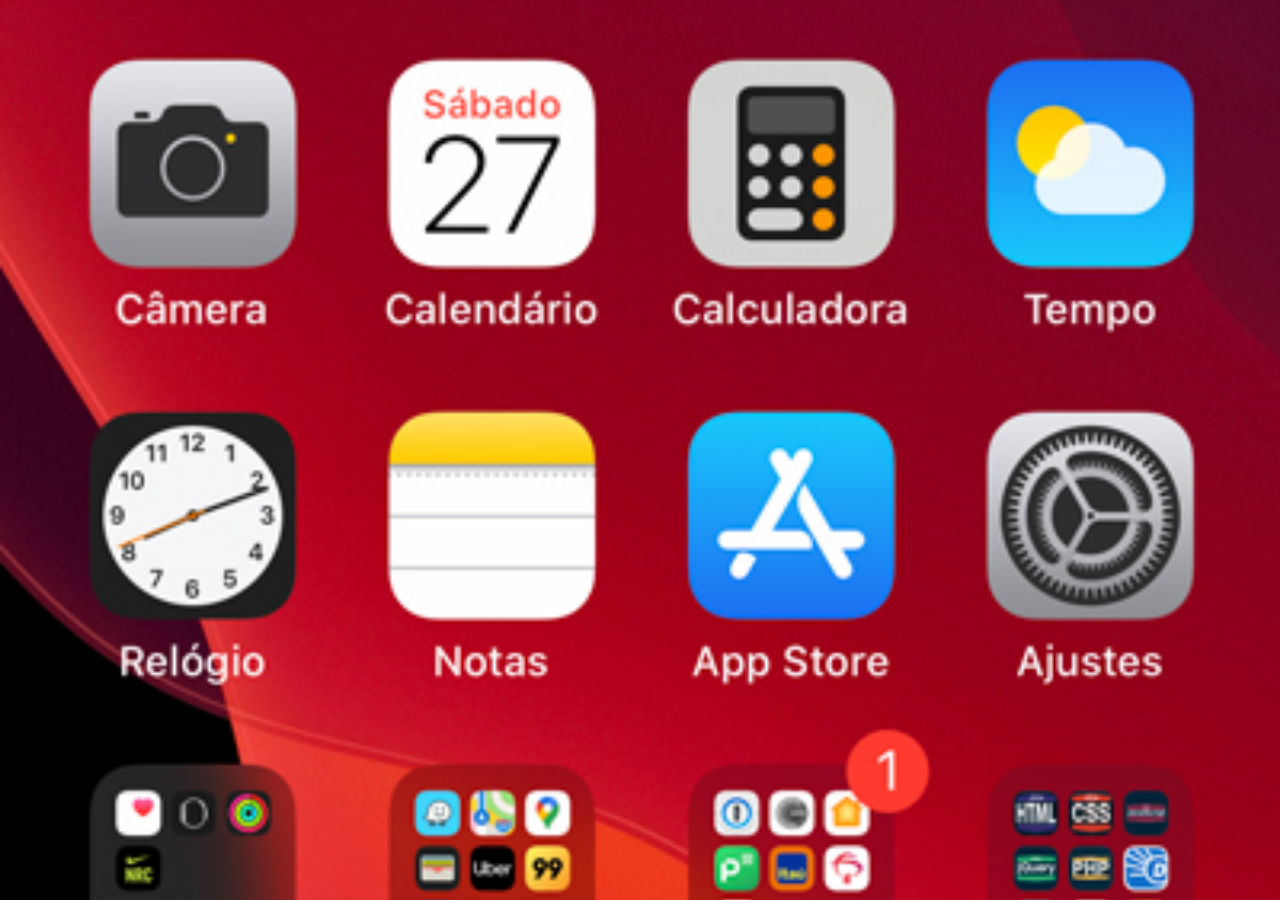
<file: home.html>
<!DOCTYPE html>
<html lang="pt-br">
<head>
    <meta charset="UTF-8">
    <meta name="viewport" content="width=device-width, initial-scale=1.0">
    <title>Home</title>
</head>
<style>
    * {
        margin: 0px;
        padding: 0px;
    }

    body {
        width: 100vw;
        height: 100vh;
        background: black url('imagens/tela-home.jpg') no-repeat top center;
        background-size: cover;

    }
</style>
<body>
    
</body>
</html>
</file>
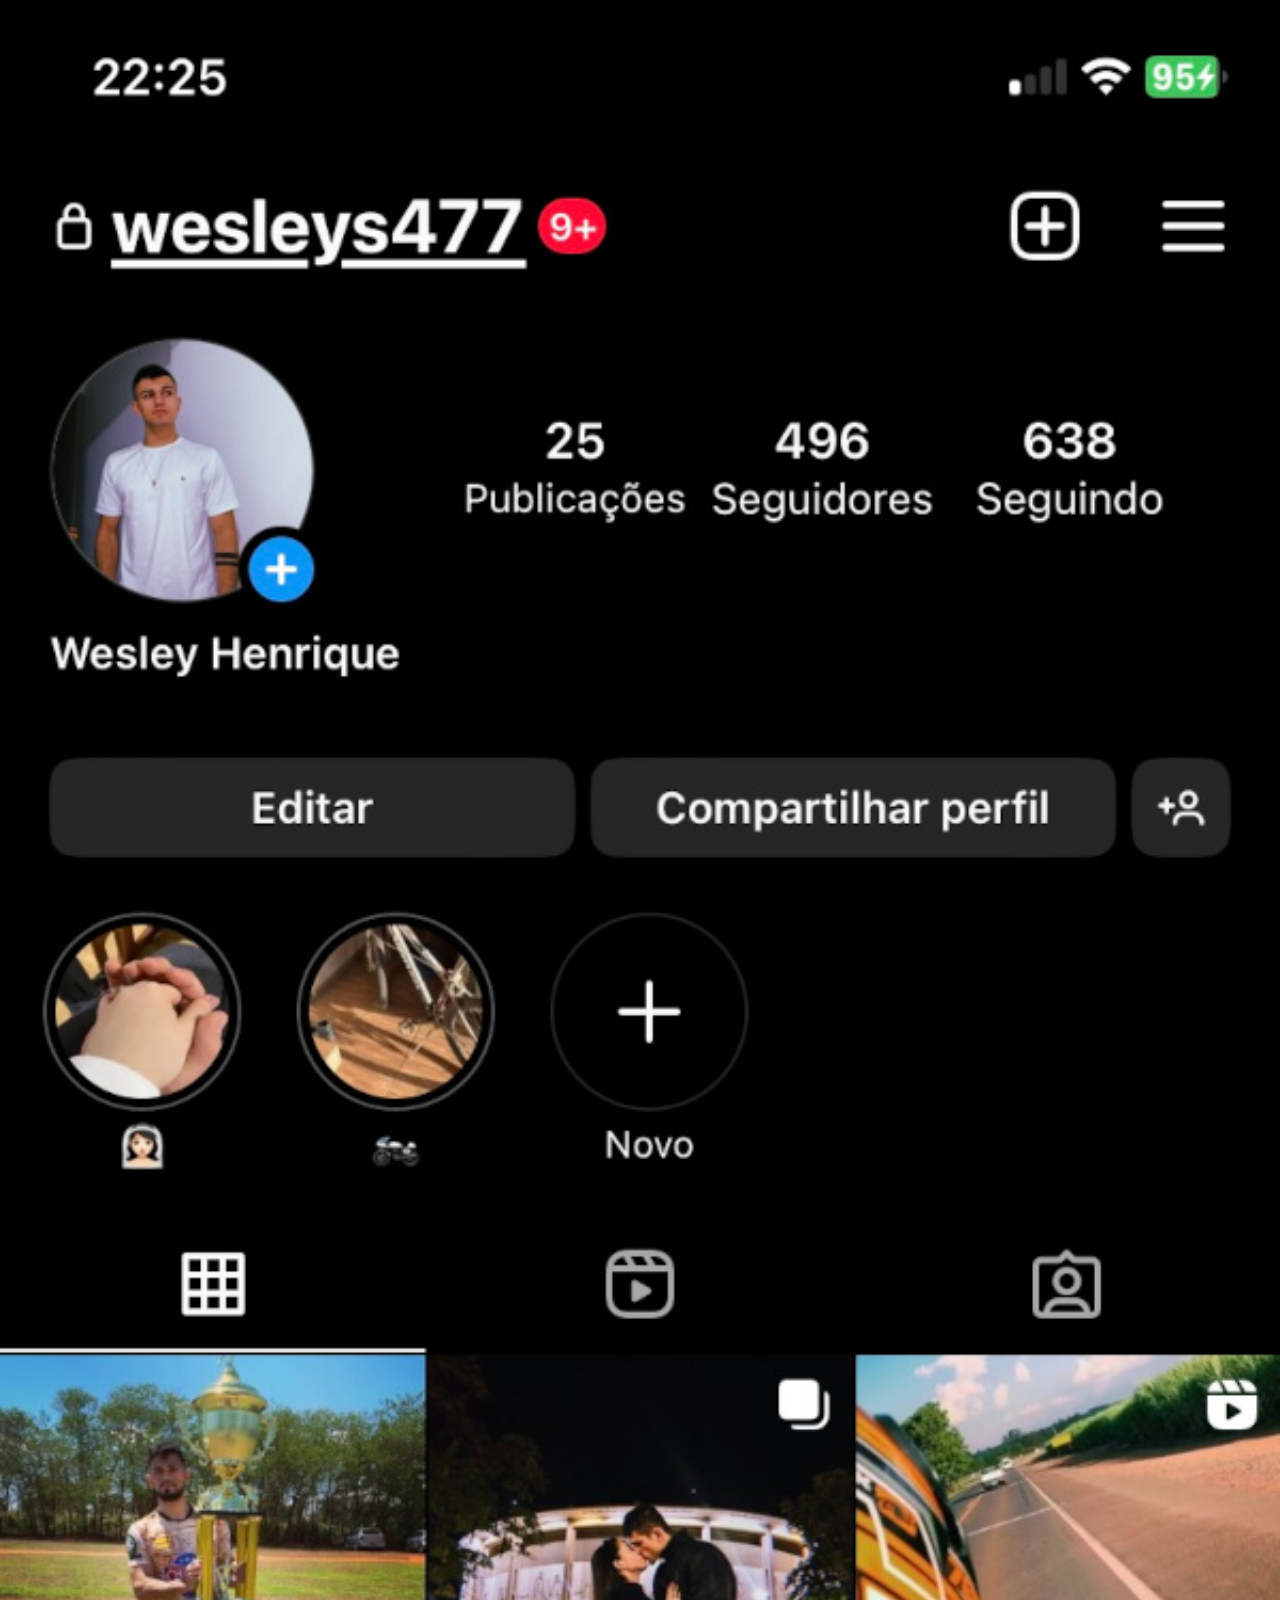
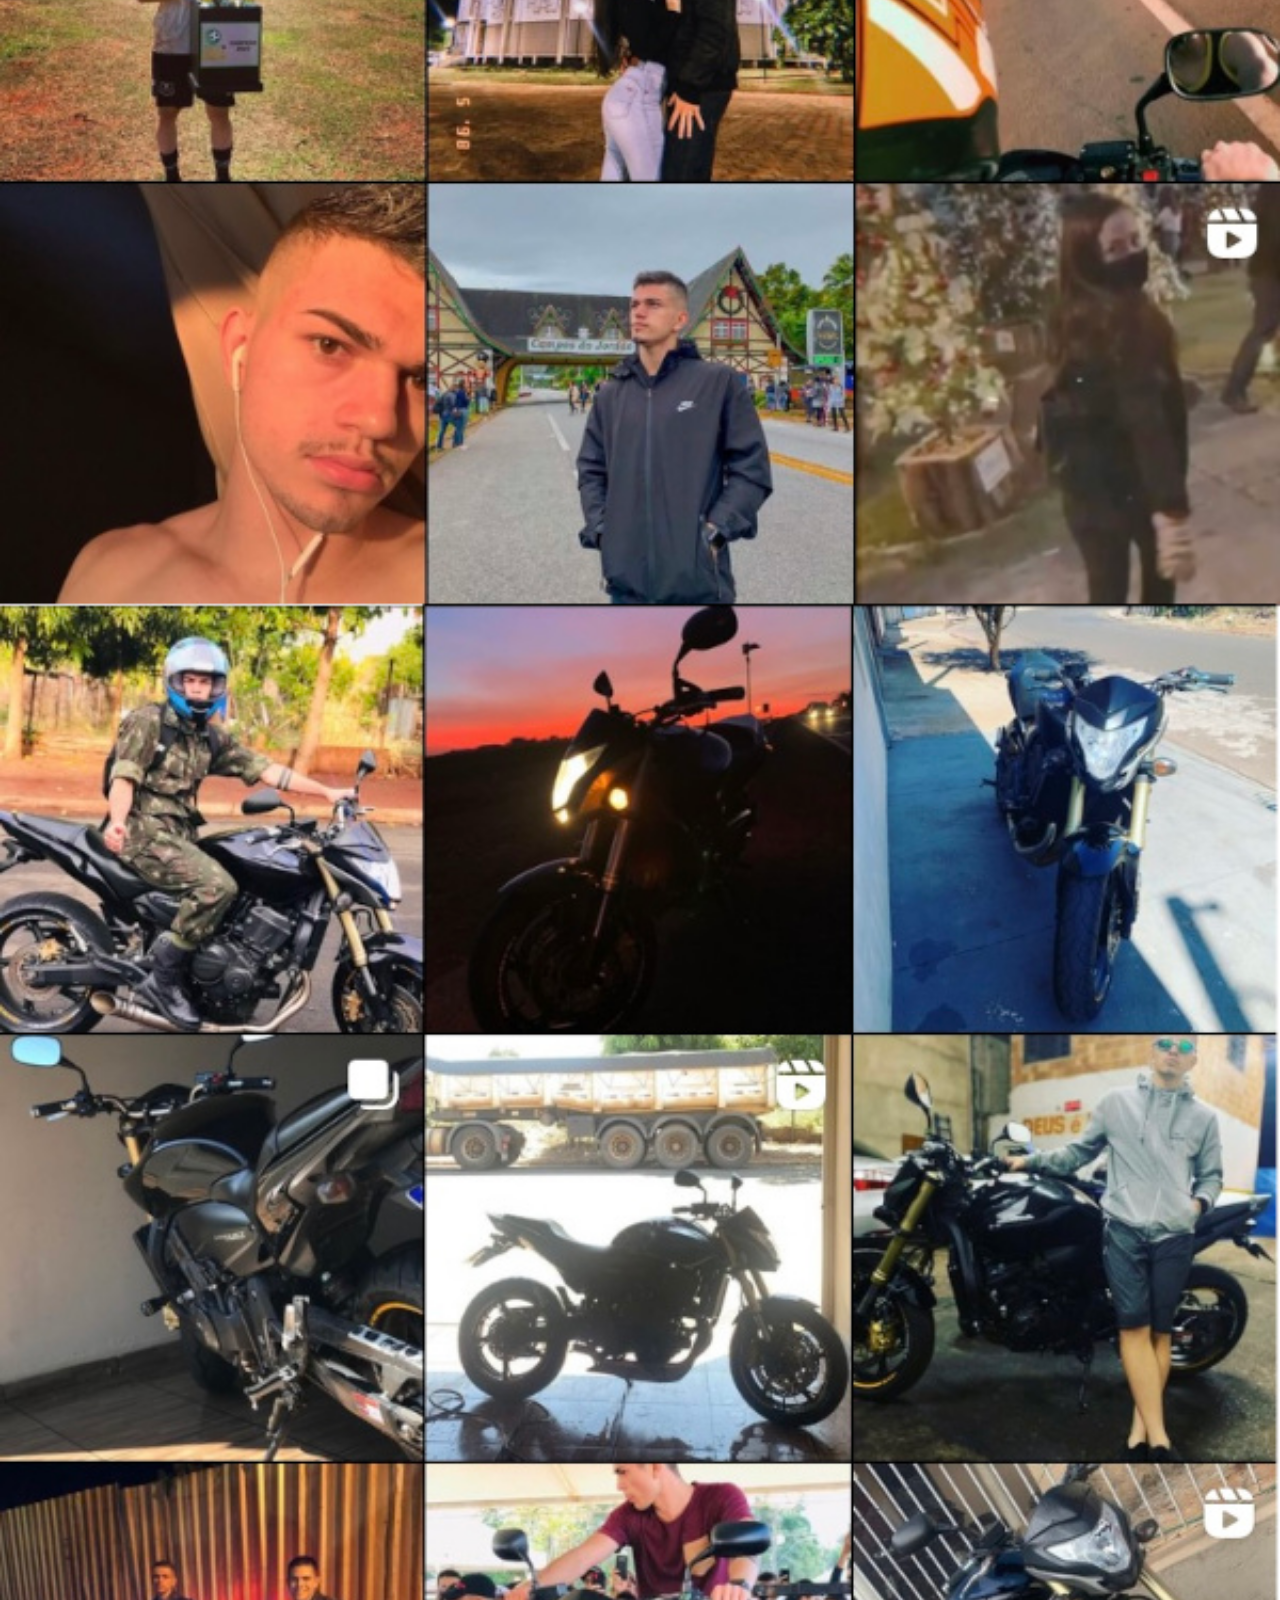
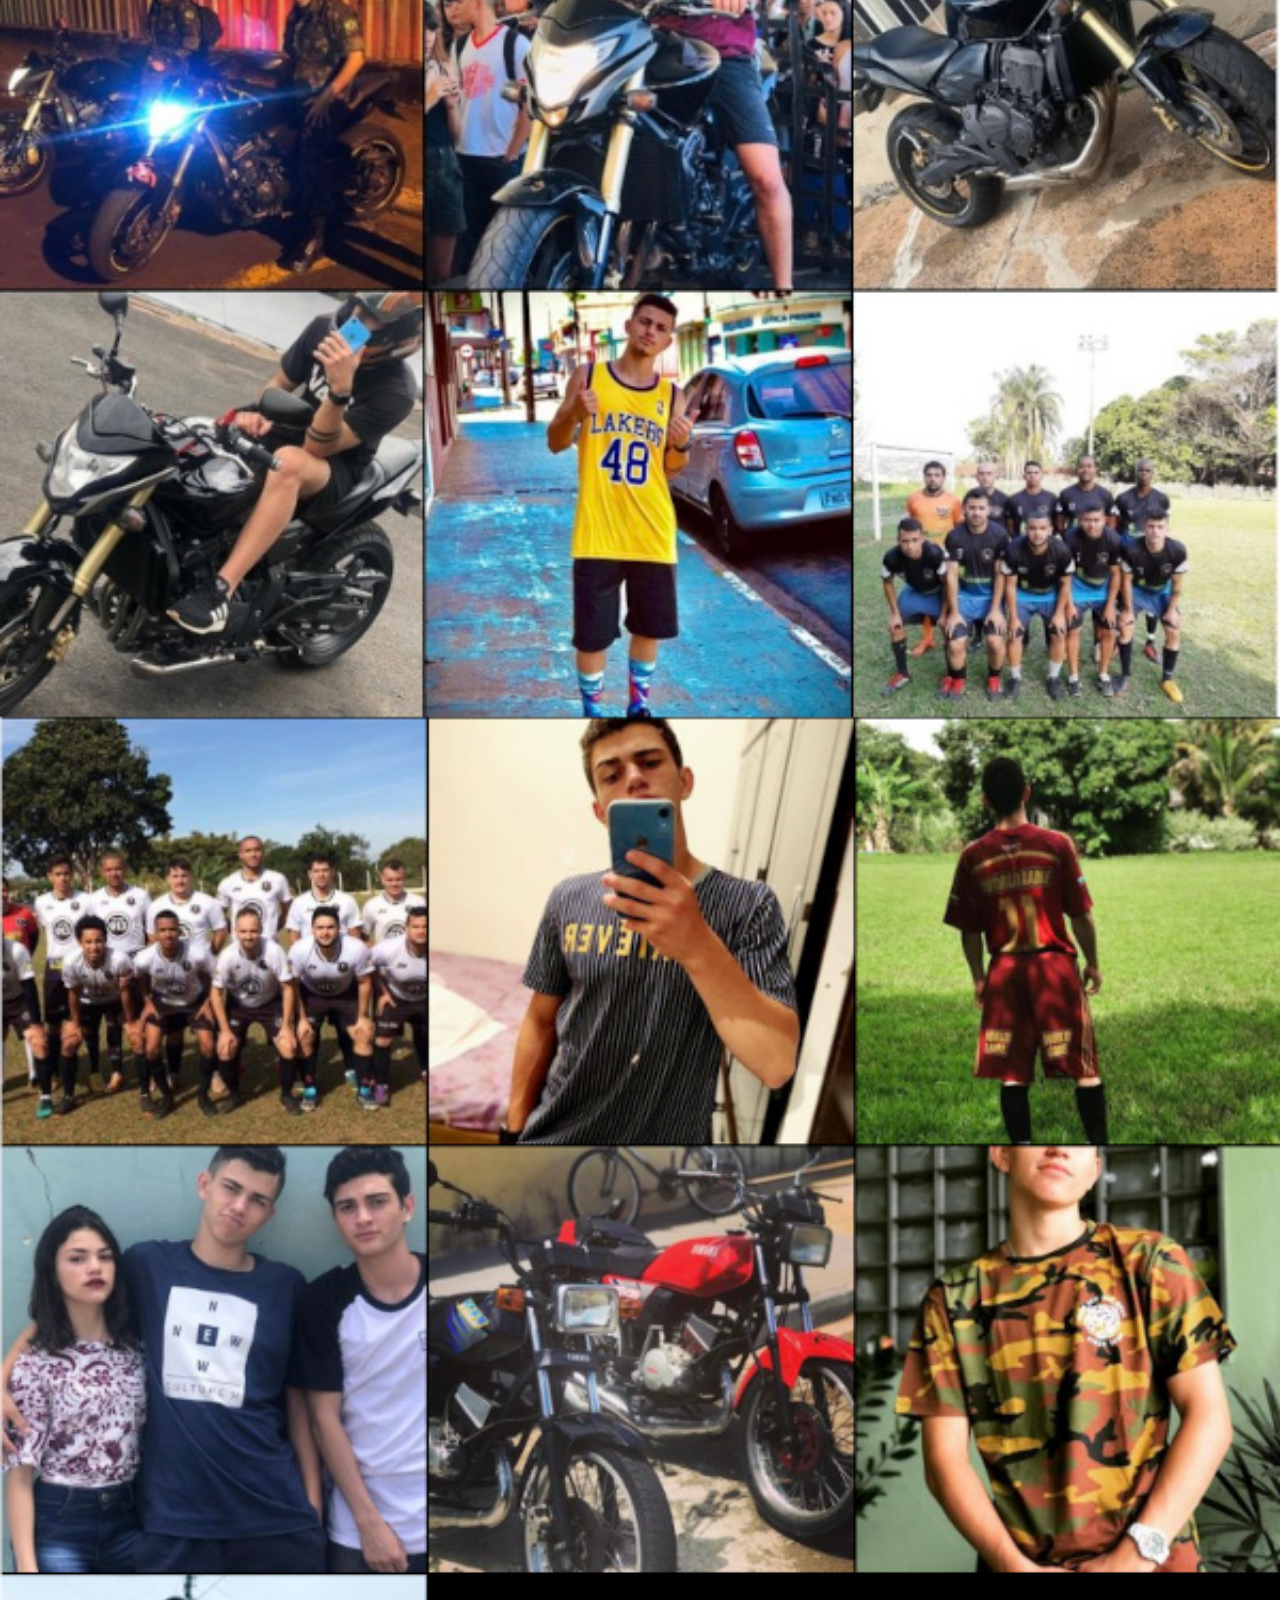
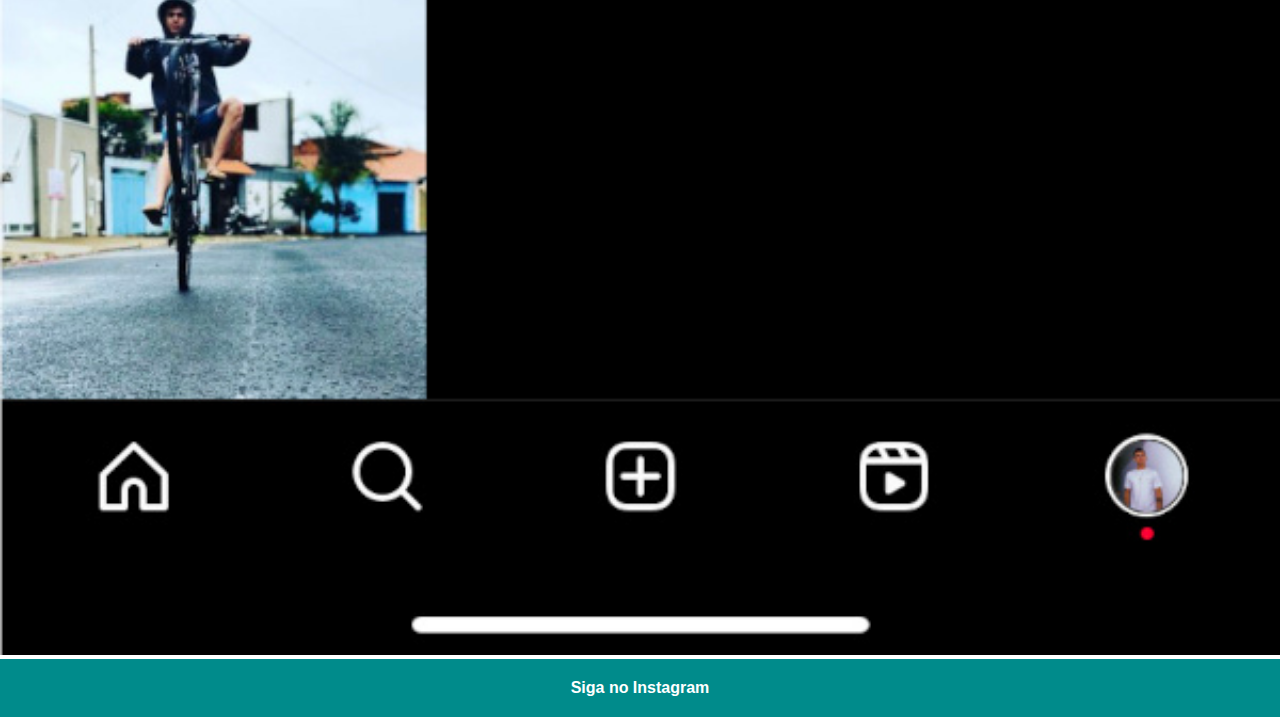
<file: instagram.html>
<!DOCTYPE html>
<html lang="pt-br">
<head>
    <meta charset="UTF-8">
    <meta name="viewport" content="width=device-width, initial-scale=1.0">
    <link rel="stylesheet" href="estilos/social.css">
    <title>Instagram</title>
</head>
<body>
    <img src="imagens/instagra-wes.jpg" alt="Instagram">
    <a href="https://www.instagram.com/wesleys477/" target="_blank">Siga no Instagram</a>
</body>
</html>
</file>
<file: estilos/style.css>
@charset "UTF-8";

* {
    margin: 0px;
    padding: 0px;
    font-family: Arial, Helvetica, sans-serif;
}

html, body {
    width: 100vw;
    height: 100vh;
    background-color: black;
}

body {
    background: url('../imagens/fundo-madeira.jpg')no-repeat top center;
    background-size: cover;
    background-attachment: fixed;
}

main {
    position: relative;
    height: 100vh;
}

section#telefone {
    position: absolute;
    top: 50%;
    left: 50%;
    transform: translate(-50%, -50%);

    height: 627px;
    width: 311px;
    background: url('../imagens/frame-iphone.png')no-repeat;

}

/* Configuração da Tela Home*/

iframe#tela {
    position: relative;
    top: 80px;
    left: 22px;
    width: 267px;
    height: 471px;
}

/* Configuração dos Botões de Redes Sociais*/

section#redes-sociais {
    text-align: right;
}

section#redes-sociais img {
    width: 50px;
    margin: 10px;
    border-radius: 50%;
    box-shadow: 2px 2px 5px rgba(0, 0, 0, 0.5);
    box-sizing: border-box;
}

section#redes-sociais img:hover {
    border: 2px solid rgba(255, 255, 255, 0.644);
    transform: translate(-4px, -4px);
    box-shadow: 5px 5px 10px rgba(0, 0, 0, 0.507);
    transition: transform .35s;
    
}
</file>
<file: estilos/social.css>
@charset "UTF-8";

* {
            margin: 0px;
            padding: 0px;
            font-family: Arial, Helvetica, sans-serif;
        }

        ::-webkit-scrollbar {
            width: 0px;
            height: 0px;
        }

        img {
            width: 100vw;
        }

        a {
            display: block;
            background-color: darkcyan;
            color: white;
            padding: 20px;
            text-align: center;
            text-decoration: none;
            font-weight: bolder;   
        }

        a:hover {
            background-color: rgb(1, 192, 192);
            color: white;
            transition: background-color .8s;
        }
</file>
